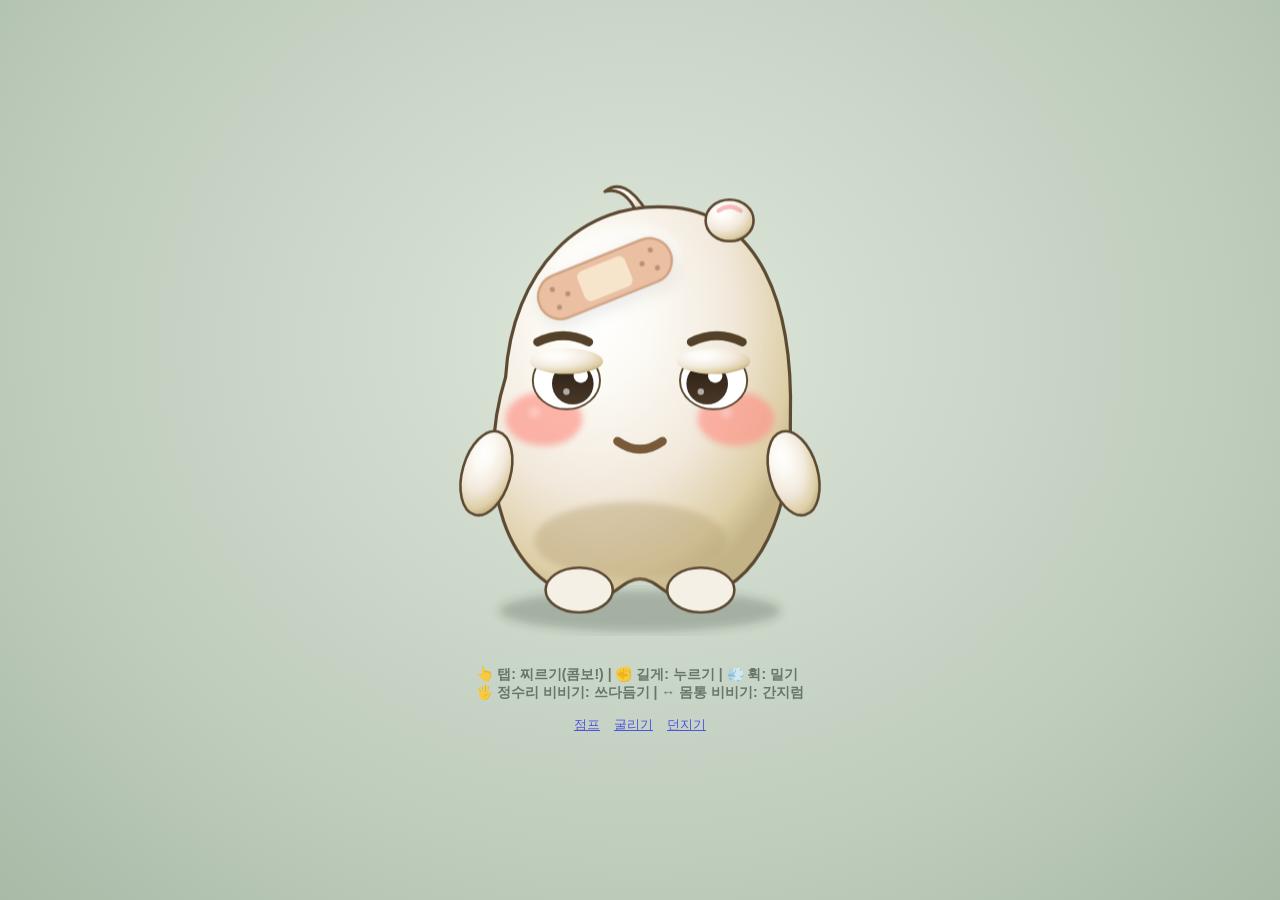
<file: index.html>
<!DOCTYPE html>
<html lang="ko">
<head>
<meta charset="UTF-8">
<meta name="viewport" content="width=device-width, initial-scale=1.0, user-scalable=no">
<title></title>
<link rel="manifest" href="manifest.json">
<link rel="stylesheet" href="css/main.css">
</head>
<body>
<div id="stage">
  <div id="speech"></div>
  <div id="meter" aria-label="빡침 게이지"><span id="meterFill"></span></div>
  <svg id="character" viewBox="0 0 300 300">
    <defs>
      <radialGradient id="fur" cx="35%" cy="28%" r="75%"><stop offset="0%" stop-color="#ffffff"/><stop offset="25%" stop-color="#fcfaf4"/><stop offset="60%" stop-color="#f2e9dc"/><stop offset="88%" stop-color="#decfa7"/><stop offset="100%" stop-color="#c4b387"/></radialGradient>
      <radialGradient id="furBack" cx="50%" cy="30%" r="75%"><stop offset="0%" stop-color="#faf6ee"/><stop offset="65%" stop-color="#e8dcbf"/><stop offset="100%" stop-color="#bead83"/></radialGradient>
      <linearGradient id="pupilGrad" x1="0" y1="0" x2="0" y2="1"><stop offset="0%" stop-color="#2b1f14"/><stop offset="100%" stop-color="#4a3928"/></linearGradient>
      <filter id="soft" x="-30%" y="-30%" width="160%" height="160%"><feGaussianBlur stdDeviation="2"/></filter>
      <filter id="shadowBlur"><feGaussianBlur stdDeviation="3"/></filter>
    </defs>
    <ellipse id="shadow" cx="150" cy="278" rx="88" ry="13" fill="rgba(43,59,47,.26)" filter="url(#shadowBlur)" style="transition: all 0.15s ease-out; transform-origin: 150px 278px;"/>
    <g id="rig"><g id="front">
      <path id="hair" d="M150 34 Q142 12 128 16 Q140 6 154 28" fill="url(#fur)" stroke="#5d4a33" stroke-width="1.8" stroke-linejoin="round" style="transform-origin: 150px 34px; transition: transform 0.1s;"/>
      <path id="body" d="M172 26 C 112 20, 70 66, 66 132 C 46 196, 66 262, 116 270 C 132 274, 138 258, 150 258 C 162 258, 168 274, 184 270 C 226 264, 245 214, 244 158 C 246 84, 224 32, 172 26 Z" fill="url(#fur)" stroke="#5d4a33" stroke-width="2" stroke-linejoin="round"/>
      <g id="bump"><ellipse cx="206" cy="34" rx="15" ry="13" fill="url(#fur)" stroke="#5d4a33" stroke-width="1.6"/><ellipse cx="202" cy="30" rx="5" ry="3.5" fill="#ffffff" opacity=".5" filter="url(#soft)"/><path d="M199 28 Q206 23 213 28" stroke="#e88" stroke-width="2.5" fill="none" stroke-linecap="round" opacity=".55"/></g>
      <ellipse cx="135" cy="62" rx="42" ry="24" fill="#ffffff" opacity=".45" filter="url(#soft)" transform="rotate(-14 135 62)"/>
      <ellipse id="belly" cx="144" cy="224" rx="62" ry="46" fill="transparent"/>
      <ellipse id="bellyShade" cx="144" cy="234" rx="60" ry="24" fill="#baa478" opacity=".45" filter="url(#soft)"/>
      <ellipse id="armL" cx="54" cy="192" rx="16" ry="28" fill="url(#fur)" stroke="#5d4a33" stroke-width="1.6" transform="rotate(18 54 192)"/><ellipse id="armR" cx="246" cy="192" rx="16" ry="28" fill="url(#fur)" stroke="#5d4a33" stroke-width="1.6" transform="rotate(-18 246 192)"/>
      <ellipse id="footL" cx="110" cy="265" rx="21" ry="14" fill="#f5f0e6" stroke="#5d4a33" stroke-width="1.6"/><ellipse id="footR" cx="190" cy="265" rx="21" ry="14" fill="#f5f0e6" stroke="#5d4a33" stroke-width="1.6"/>
      <g id="blush"><ellipse id="blushL" cx="90" cy="158" rx="24" ry="17" fill="#ff9285" opacity=".65" filter="url(#soft)"/><ellipse id="blushR" cx="210" cy="158" rx="24" ry="17" fill="#ff9285" opacity=".65" filter="url(#soft)"/><circle cx="84" cy="154" r="3" fill="#fff" opacity=".4" filter="url(#soft)"/><circle cx="204" cy="154" r="3" fill="#fff" opacity=".4" filter="url(#soft)"/></g>
      <g id="brow"><path id="browL" d="M84 108 Q102 98 120 108" stroke="#544129" stroke-width="5.5" stroke-linecap="round" fill="none"/><path id="browR" d="M180 108 Q198 98 216 108" stroke="#544129" stroke-width="5.5" stroke-linecap="round" fill="none"/></g>
      <g id="eyeLg"><ellipse id="eyeWL" cx="104" cy="134" rx="21" ry="18" fill="#fff" stroke="#5d4a33" stroke-width="1.2"/><g id="pupilLg"><circle id="eyeL" cx="108" cy="136" r="13" fill="url(#pupilGrad)"/><circle cx="113" cy="131" r="4.5" fill="#fff"/><circle cx="104" cy="141" r="2" fill="#fff" opacity=".6"/></g><ellipse id="lidL" cx="104" cy="122" rx="23" ry="9" fill="url(#fur)"/><ellipse id="tearL" cx="92" cy="148" rx="0" ry="0" fill="#a6e3ff" opacity=".95"/></g>
      <g id="eyeRg"><ellipse id="eyeWR" cx="196" cy="134" rx="21" ry="18" fill="#fff" stroke="#5d4a33" stroke-width="1.2"/><g id="pupilRg"><circle id="eyeR" cx="192" cy="136" r="13" fill="url(#pupilGrad)"/><circle cx="197" cy="131" r="4.5" fill="#fff"/><circle cx="188" cy="141" r="2" fill="#fff" opacity=".6"/></g><ellipse id="lidR" cx="196" cy="122" rx="23" ry="9" fill="url(#fur)"/><ellipse id="tearR" cx="208" cy="148" rx="0" ry="0" fill="#a6e3ff" opacity=".95"/></g>
      <g id="eyelid"></g><path id="mouth" d="M134 172 Q150 184 166 172" stroke="#78593a" stroke-width="5.5" stroke-linecap="round" fill="none"/>
      <g id="steam" opacity="0"><path d="M58 48 q-8 -12 0 -24 q8 -12 0 -20" stroke="#d5c0a3" stroke-width="5" fill="none" stroke-linecap="round"/><path d="M242 48 q8 -12 0 -24 q-8 -12 0 -20" stroke="#d5c0a3" stroke-width="5" fill="none" stroke-linecap="round"/></g>
    </g><g id="back" opacity="0">
      <path d="M172 26 C 112 20, 70 66, 66 132 C 46 196, 66 262, 116 270 C 132 274, 138 258, 150 258 C 162 258, 168 274, 184 270 C 226 264, 245 214, 244 158 C 246 84, 224 32, 172 26 Z" fill="url(#furBack)" stroke="#5d4a33" stroke-width="2" stroke-linejoin="round"/>
      <path d="M150 140 C 145 190, 145 224, 150 252" stroke="#ccbea6" stroke-width="4.5" fill="none" stroke-linecap="round" opacity=".8"/><ellipse cx="112" cy="224" rx="26" ry="18" fill="#ff9b94" opacity=".45" filter="url(#soft)" transform="rotate(14 112 224)"/><ellipse cx="188" cy="224" rx="26" ry="18" fill="#ff9b94" opacity=".45" filter="url(#soft)" transform="rotate(-14 188 224)"/><ellipse cx="110" cy="265" rx="21" ry="14" fill="#f5f0e6" stroke="#5d4a33" stroke-width="1.6"/><ellipse cx="190" cy="265" rx="21" ry="14" fill="#f5f0e6" stroke="#5d4a33" stroke-width="1.6"/>
    </g>
    <g id="bandaid" transform="translate(24,8) rotate(-22 105 62)" filter="drop-shadow(0 4px 5px rgba(0,0,0,0.08))"><rect x="60" y="48" width="88" height="28" rx="14" fill="#ebbfa2" stroke="#cfa282" stroke-width="1.5"/><rect x="88" y="52" width="32" height="20" rx="4" fill="#f7e5cb"/><g fill="#ba9272"><circle cx="71" cy="56" r="1.6"/><circle cx="79" cy="62" r="1.6"/><circle cx="71" cy="68" r="1.6"/><circle cx="137" cy="56" r="1.6"/><circle cx="129" cy="62" r="1.6"/><circle cx="137" cy="68" r="1.6"/></g></g>
    <g id="hearts" opacity="0" fill="#ff7373"><path d="M58 90 c-5-8-18-4-16 5 c1 6 10 11 16 15 c6-4 15-9 16-15 c2-9-11-13-16-5z"/><path d="M242 78 c-4-7-15-3-13 4 c1 5 8 9 13 12 c5-3 12-7 13-12 c2-7-9-11-13-4z"/></g></g>
  </svg>
</div>
<div id="hint">👆 탭: 찌르기(콤보!) | ✊ 길게: 누르기 | 💨 휙: 밀기<br>🖐️ 정수리 비비기: 쓰다듬기 | ↔️ 몸통 비비기: 간지럼</div>
<!-- [임시] 미니게임 프로토 프리뷰 — 정식 모드 마운트 전까지만. 마운트 시 제거. -->
<nav id="protoLinks" style="margin-top:14px;display:flex;gap:14px;justify-content:center;font-size:13px;opacity:.6;">
  <a href="docs/proto/ssomkim_jump.html">점프</a>
  <a href="docs/proto/ssomkim_roll.html">굴리기</a>
  <a href="docs/proto/ssomkim_throw.html">던지기</a>
</nav>
<script src="js/config.js"></script><script src="js/audio.js"></script><script src="js/character.js"></script><script src="js/statemachine.js"></script><script src="js/reactions.js"></script><script src="js/main.js"></script>
</body>
</html>
</file>
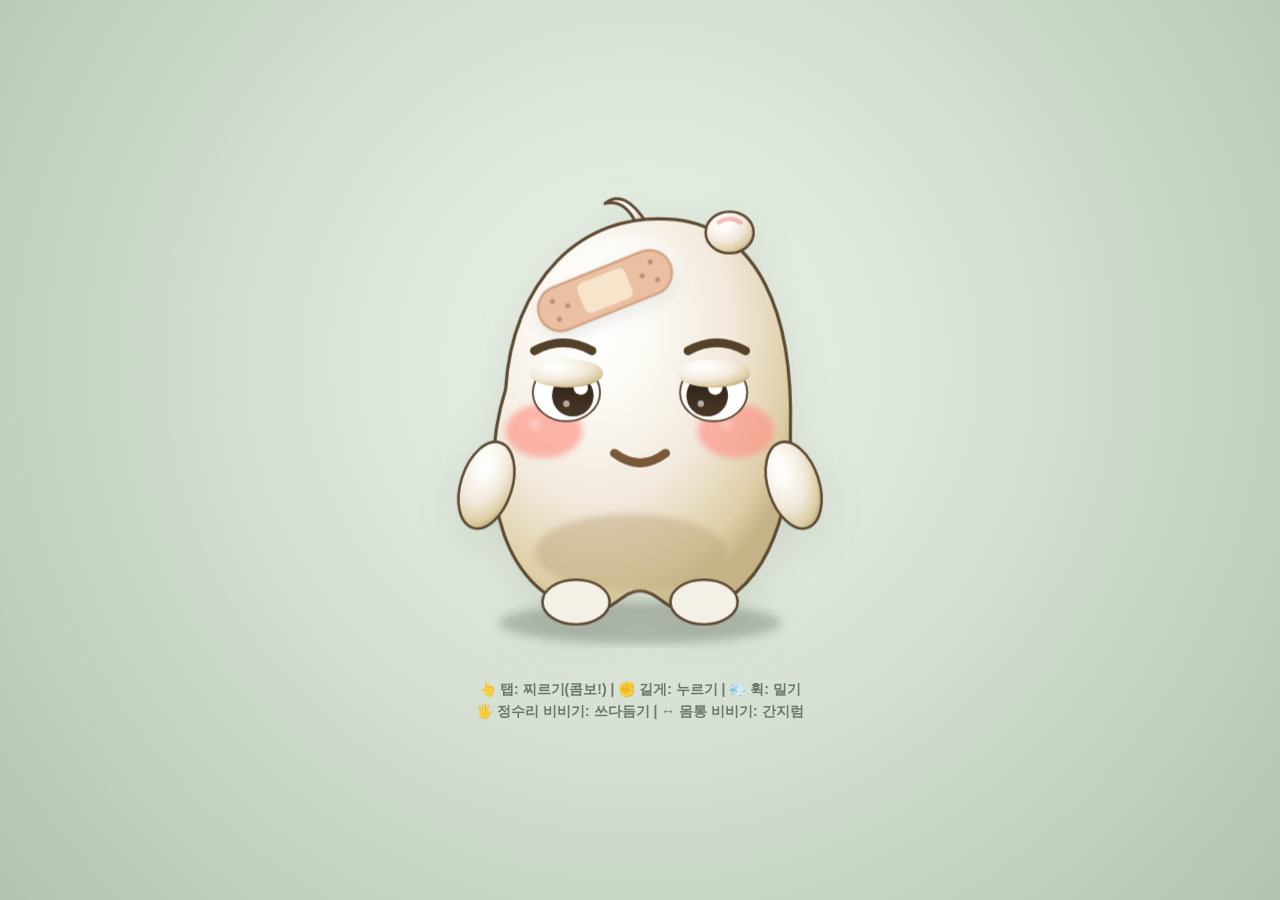
<file: docs/ssomkim.html>
<!DOCTYPE html>
<html lang="ko">
<head>
<meta charset="UTF-8">
<meta name="viewport" content="width=device-width, initial-scale=1.0, user-scalable=no">
<title>쏨킴 - 비주얼 리마스터 에디션</title>
<style>
  * { margin:0; padding:0; box-sizing:border-box; -webkit-tap-highlight-color:transparent; }
  html,body { height:100%; overflow:hidden; touch-action:manipulation; overscroll-behavior:none; }
  body {
    background: radial-gradient(circle at 50% 40%, #eef5ec 0%, #d2ded0 50%, #b2c4b0 100%);
    font-family: -apple-system, 'Apple SD Gothic Neo', sans-serif;
    display:flex; flex-direction:column; align-items:center; justify-content:center;
    user-select:none; -webkit-user-select:none;
  }
  #stage { position:relative; width:min(88vw, 480px); touch-action:none; }
  #ssomkim { width:100%; cursor:pointer; touch-action:none; filter: drop-shadow(0 10px 20px rgba(93,74,51,0.12)); }
  #rig { transform-box: view-box; transform-origin: 50% 90%; will-change: transform; transition: transform .1s ease-out; }
  #ssomkim.squash #rig { animation: squash .45s; }
  #ssomkim.shake  #rig { animation: shake .4s; }
  #ssomkim.jump   #rig { animation: jump .55s; }
  #ssomkim.wobble #rig { animation: wobble 1.5s; }
  #ssomkim.tremble #rig { animation: tremble .1s infinite; }
  @keyframes tremble { 0%,100%{transform:translateX(0) rotate(0)} 50%{transform:translateX(3px) rotate(.6deg)} }
  @keyframes squash { 0%{transform:scale(1,1)} 18%{transform:scale(1.26,.72)} 55%{transform:scale(.94,1.08)} 78%{transform:scale(1.03,.98)} 100%{transform:scale(1,1)} }
  @keyframes shake  { 0%,100%{transform:rotate(0)} 15%{transform:rotate(-4.5deg)} 55%{transform:rotate(3.5deg)} 80%{transform:rotate(-1.5deg)} }
  @keyframes jump   { 0%,100%{transform:translateY(0) scale(1,1)} 22%{transform:translateY(-42px) scale(.92,1.12)} 58%{transform:translateY(0) scale(1.16,.84)} 80%{transform:translateY(-6px) scale(.99,1.01)} }
  @keyframes wobble { 0%,100%{transform:rotate(0)} 20%{transform:rotate(-6deg)} 40%{transform:rotate(5deg)} 60%{transform:rotate(-3deg)} 80%{transform:rotate(2deg)} }
  #speech {
    position:absolute; top:-25px; left:50%; transform:translateX(-50%);
    background: linear-gradient(135deg, #ffffff 0%, #fffdf4 100%); border:3px solid #4a3a2a; border-radius:20px;
    padding:10px 20px; font-size:19px; font-weight:800; color:#4a3a2a;
    opacity:0; transition:opacity .15s, transform .15s; white-space:nowrap; pointer-events:none; z-index:5;
    box-shadow: 0 8px 0 rgba(74,58,42,0.12), 0 15px 20px rgba(0,0,0,0.05);
  }
  #speech::after {
    content:''; position:absolute; bottom:-12px; left:50%; transform:translateX(-50%);
    border:8px solid transparent; border-top:10px solid #4a3a2a;
  }
  #hint { margin-top:16px; color:#55675a; font-size:14px; font-weight:600; opacity:.85; text-align:center; line-height:1.6; }
  .fluff { position:absolute; pointer-events:none; font-size:22px; will-change:transform,opacity; z-index:4; }
</style>
</head>
<body>
<div id="stage">
  <div id="speech"></div>
  <svg id="ssomkim" viewBox="0 0 300 300">
    <defs>
      <!-- 극강의 말랑 3D 질감을 위한 멀티 하이라이팅 그라데이션 -->
      <radialGradient id="fur" cx="35%" cy="28%" r="75%">
        <stop offset="0%" stop-color="#ffffff"/>
        <stop offset="25%" stop-color="#fcfaf4"/>
        <stop offset="60%" stop-color="#f2e9dc"/>
        <stop offset="88%" stop-color="#decfa7"/>
        <stop offset="100%" stop-color="#c4b387"/>
      </radialGradient>
      <radialGradient id="furBack" cx="50%" cy="30%" r="75%">
        <stop offset="0%" stop-color="#faf6ee"/>
        <stop offset="65%" stop-color="#e8dcbf"/>
        <stop offset="100%" stop-color="#bead83"/>
      </radialGradient>
      <!-- 눈동자 스펙트럼 입체 그라데이션 -->
      <linearGradient id="pupilGrad" x1="0" y1="0" x2="0" y2="1">
        <stop offset="0%" stop-color="#2b1f14"/>
        <stop offset="100%" stop-color="#4a3928"/>
      </linearGradient>
      <filter id="soft" x="-30%" y="-30%" width="160%" height="160%">
        <feGaussianBlur stdDeviation="2"/>
      </filter>
      <filter id="shadowBlur">
        <feGaussianBlur stdDeviation="3"/>
      </filter>
    </defs>

    <!-- 바닥 고정 가변 그림자 -->
    <ellipse id="shadow" cx="150" cy="278" rx="88" ry="13" fill="rgba(43,59,47,.26)" filter="url(#shadowBlur)" style="transition: all 0.15s ease-out; transform-origin: 150px 278px;"/>

    <!-- 몸 리그 -->
    <g id="rig">
    <!-- ===== 정면 ===== -->
    <g id="front">
      <!-- 정수리 바보털 (Ahoge) - 디테일 업 -->
      <path id="hair" d="M150 34 Q142 12 128 16 Q140 6 154 28" fill="url(#fur)" stroke="#5d4a33" stroke-width="1.8" stroke-linejoin="round" style="transform-origin: 150px 34px; transition: transform 0.1s;"/>
      
      <!-- 몸통 (메인 볼륨) -->
      <path id="body" d="M172 26 C 112 20, 70 66, 66 132 C 46 196, 66 262, 116 270 C 132 274, 138 258, 150 258 C 162 258, 168 274, 184 270 C 226 264, 245 214, 244 158 C 246 84, 224 32, 172 26 Z" fill="url(#fur)" stroke="#5d4a33" stroke-width="2" stroke-linejoin="round"/>
      
      <!-- 혹 (괴롭힘의 역사) — 정수리 우측 윤곽 위로 솟음 -->
      <g id="bump">
        <ellipse cx="206" cy="34" rx="15" ry="13" fill="url(#fur)" stroke="#5d4a33" stroke-width="1.6"/>
        <ellipse cx="202" cy="30" rx="5" ry="3.5" fill="#ffffff" opacity=".5" filter="url(#soft)"/>
        <path d="M199 28 Q206 23 213 28" stroke="#e88" stroke-width="2.5" fill="none" stroke-linecap="round" opacity=".55"/>
      </g>
      <!-- 입체 광택 레이어 (엔젤링) -->
      <ellipse cx="135" cy="62" rx="42" ry="24" fill="#ffffff" opacity=".45" filter="url(#soft)" transform="rotate(-14 135 62)"/>
      <ellipse id="bellyShade" cx="144" cy="234" rx="60" ry="24" fill="#baa478" opacity=".45" filter="url(#soft)"/>

      <!-- 말랑한 팔 (명암 추가) -->
      <ellipse id="armL" cx="54"  cy="192" rx="16" ry="28" fill="url(#fur)" stroke="#5d4a33" stroke-width="1.6" transform="rotate(18 54 192)"/>
      <ellipse id="armR" cx="246" cy="192" rx="16" ry="28" fill="url(#fur)" stroke="#5d4a33" stroke-width="1.6" transform="rotate(-18 246 192)"/>
      
      <!-- 오동통한 발 -->
      <ellipse id="footL" cx="110" cy="265" rx="21" ry="14" fill="#f5f0e6" stroke="#5d4a33" stroke-width="1.6"/>
      <ellipse id="footR" cx="190" cy="265" rx="21" ry="14" fill="#f5f0e6" stroke="#5d4a33" stroke-width="1.6"/>

      <!-- 부드러운 과즙 볼터치 -->
      <ellipse id="blushL" cx="90"  cy="158" rx="24" ry="17" fill="#ff9285" opacity=".65" filter="url(#soft)"/>
      <ellipse id="blushR" cx="210" cy="158" rx="24" ry="17" fill="#ff9285" opacity=".65" filter="url(#soft)"/>
      <circle cx="84" cy="154" r="3" fill="#fff" opacity=".4" filter="url(#soft)"/>
      <circle cx="204" cy="154" r="3" fill="#fff" opacity=".4" filter="url(#soft)"/>

      <!-- 입체적 감정 눈썹 -->
      <path id="browL" d="M84 108 Q102 98 120 108" stroke="#544129" stroke-width="5.5" stroke-linecap="round" fill="none"/>
      <path id="browR" d="M180 108 Q198 98 216 108" stroke="#544129" stroke-width="5.5" stroke-linecap="round" fill="none"/>

      <!-- 깊이감 넘치는 눈 (초롱초롱 멀티 하이라이트) -->
      <g id="eyeLg">
        <ellipse id="eyeWL" cx="104" cy="134" rx="21" ry="18" fill="#fff" stroke="#5d4a33" stroke-width="1.2"/>
        <g id="pupilLg">
          <circle id="eyeL"  cx="108" cy="136" r="13" fill="url(#pupilGrad)"/>
          <circle cx="113" cy="131" r="4.5" fill="#fff"/>
          <circle cx="104" cy="141" r="2" fill="#fff" opacity=".6"/>
        </g>
        <ellipse id="lidL" cx="104" cy="122" rx="23" ry="9" fill="url(#fur)"/>
        <ellipse id="tearL" cx="92" cy="148" rx="0" ry="0" fill="#a6e3ff" opacity=".95"/>
      </g>
      <g id="eyeRg">
        <ellipse id="eyeWR" cx="196" cy="134" rx="21" ry="18" fill="#fff" stroke="#5d4a33" stroke-width="1.2"/>
        <g id="pupilRg">
          <circle id="eyeR"  cx="192" cy="136" r="13" fill="url(#pupilGrad)"/>
          <circle cx="197" cy="131" r="4.5" fill="#fff"/>
          <circle cx="188" cy="141" r="2" fill="#fff" opacity=".6"/>
        </g>
        <ellipse id="lidR" cx="196" cy="122" rx="23" ry="9" fill="url(#fur)"/>
        <ellipse id="tearR" cx="208" cy="148" rx="0" ry="0" fill="#a6e3ff" opacity=".95"/>
      </g>

      <!-- 입 (경계선 디테일화) -->
      <path id="mouth" d="M134 172 Q150 184 166 172" stroke="#78593a" stroke-width="5.5" stroke-linecap="round" fill="none"/>

      <!-- 리얼 분노 스팀 효과 -->
      <g id="steam" opacity="0">
        <path d="M58 48 q-8 -12 0 -24 q8 -12 0 -20" stroke="#d5c0a3" stroke-width="5" fill="none" stroke-linecap="round"/>
        <path d="M242 48 q8 -12 0 -24 q-8 -12 0 -20" stroke="#d5c0a3" stroke-width="5" fill="none" stroke-linecap="round"/>
      </g>
    </g>

    <!-- ===== 등 (삐짐 레이어 명암 강화) ===== -->
    <g id="back" opacity="0">
      <path d="M172 26 C 112 20, 70 66, 66 132 C 46 196, 66 262, 116 270 C 132 274, 138 258, 150 258 C 162 258, 168 274, 184 270 C 226 264, 245 214, 244 158 C 246 84, 224 32, 172 26 Z" fill="url(#furBack)" stroke="#5d4a33" stroke-width="2" stroke-linejoin="round"/>
      <path d="M150 140 C 145 190, 145 224, 150 252" stroke="#ccbea6" stroke-width="4.5" fill="none" stroke-linecap="round" opacity=".8"/>
      <!-- 오동통 엉덩이 볼터치 빔 -->
      <ellipse cx="112" cy="224" rx="26" ry="18" fill="#ff9b94" opacity=".45" filter="url(#soft)" transform="rotate(14 112 224)"/>
      <ellipse cx="188" cy="224" rx="26" ry="18" fill="#ff9b94" opacity=".45" filter="url(#soft)" transform="rotate(-14 188 224)"/>
      <ellipse cx="110" cy="265" rx="21" ry="14" fill="#f5f0e6" stroke="#5d4a33" stroke-width="1.6"/>
      <ellipse cx="190" cy="265" rx="21" ry="14" fill="#f5f0e6" stroke="#5d4a33" stroke-width="1.6"/>
    </g>

    <!-- 시그니처 입체 반창고 (그림자 이펙트 추가) -->
    <g id="bandaid" transform="translate(24,8) rotate(-22 105 62)" filter="drop-shadow(0 4px 5px rgba(0,0,0,0.08))">
      <rect x="60" y="48" width="88" height="28" rx="14" fill="#ebbfa2" stroke="#cfa282" stroke-width="1.5"/>
      <rect x="88" y="52" width="32" height="20" rx="4" fill="#f7e5cb"/>
      <g fill="#ba9272">
        <circle cx="71" cy="56" r="1.6"/><circle cx="79" cy="62" r="1.6"/><circle cx="71" cy="68" r="1.6"/>
        <circle cx="137" cy="56" r="1.6"/><circle cx="129" cy="62" r="1.6"/><circle cx="137" cy="68" r="1.6"/>
      </g>
    </g>

    <!-- 하트 이펙트 -->
    <g id="hearts" opacity="0" fill="#ff7373">
      <path d="M58 90 c-5-8-18-4-16 5 c1 6 10 11 16 15 c6-4 15-9 16-15 c2-9-11-13-16-5z"/>
      <path d="M242 78 c-4-7-15-3-13 4 c1 5 8 9 13 12 c5-3 12-7 13-12 c2-7-9-11-13-4z"/>
    </g>
    </g><!-- /rig -->
  </svg>
</div>
<div id="hint">👆 탭: 찌르기(콤보!) | ✊ 길게: 누르기 | 💨 휙: 밀기<br>🖐️ 정수리 비비기: 쓰다듬기 | ↔️ 몸통 비비기: 간지럼</div>

<script>
const ssomkim = document.getElementById('ssomkim');
const rig = document.getElementById('rig');
const speech = document.getElementById('speech');
const stage = document.getElementById('stage');
const hint = document.getElementById('hint');
const shadow = document.getElementById('shadow');
const hair = document.getElementById('hair');
const $ = id => document.getElementById(id);

let gauge = 0, state = 'calm', combo = 0;
let pressTimer = null, pressed = false, sulkTimer = null, comboTimer = null;
let actx = null;

function snd(freq, dur, type='sine', vol=.22, slideTo=null) {
  try {
    if (!actx) actx = new (window.AudioContext||window.webkitAudioContext)();
    if (actx.state === 'suspended') actx.resume();
    const o = actx.createOscillator(), g = actx.createGain();
    o.type = type; o.frequency.setValueAtTime(freq, actx.currentTime);
    if(slideTo) o.frequency.exponentialRampToValueAtTime(slideTo, actx.currentTime+dur);
    g.gain.setValueAtTime(vol, actx.currentTime);
    g.gain.exponentialRampToValueAtTime(.001, actx.currentTime+dur);
    o.connect(g); g.connect(actx.destination);
    o.start(); o.stop(actx.currentTime+dur);
  } catch(e){}
}

const kyu = (pitchShift=0)=>{ snd(560+pitchShift,.16,'sine',.22,880+pitchShift); };
const boing = ()=>{ snd(220,.18,'sine',.25,160); };
const grr = ()=>{ snd(160,.22,'sawtooth',.12,120); };
const sparkle = ()=>{ snd(900,.1); setTimeout(()=>snd(1200,.12),90); setTimeout(()=>snd(1500,.18),190); };
const giggle = ()=>{ [0,90,180,280,380].forEach((t,i)=>setTimeout(()=>snd(520+i*110,.09,'sine',.2,640+i*110),t)); };
const purr = ()=>{ snd(280,.12,'triangle',.15,240); setTimeout(()=>snd(300,.12,'triangle',.15,260),80); };

function say(t, ms=750){ 
  speech.textContent=t; speech.style.opacity=1;
  speech.style.transform = `translateX(-50%) scale(${1 + Math.min(combo*0.06, 0.28)})`;
  clearTimeout(say._t); say._t=setTimeout(()=>{ speech.style.opacity=0; speech.style.transform='translateX(-50%) scale(1)'; },ms); 
}

function fluffs(n,x,y,types=['☁️']){
  for(let i=0;i<n;i++){
    const f=document.createElement('div'); f.className='fluff'; 
    f.textContent=types[Math.floor(Math.random()*types.length)]; 
    f.style.left=x+'px'; f.style.top=y+'px'; stage.appendChild(f);
    const a=Math.random()*Math.PI*2,d=40+Math.random()*80;
    f.animate([{transform:'translate(0,0) scale(.5)',opacity:1},
      {transform:`translate(${Math.cos(a)*d}px,${Math.sin(a)*d-50}px) scale(1.4)`,opacity:0}],
      {duration:600+Math.random()*400,easing:'ease-out'}).onfinish=()=>f.remove();
  }
}

// ── 아이 트래킹 및 바보털 실시간 물리 연동 ──
window.addEventListener('pointermove', e => {
  if (state === 'sulking' || fallen) return; 
  const rect = ssomkim.getBoundingClientRect();
  const cx = rect.left + rect.width / 2;
  const cy = rect.top + rect.height / 2;
  const dx = e.clientX - cx, dy = e.clientY - cy;
  const dist = Math.sqrt(dx*dx + dy*dy) || 1;
  
  const maxMove = state === 'angry' ? 1.5 : 5;
  const mx = (dx / dist) * maxMove;
  const my = (dy / dist) * maxMove;

  const f = state === 'angry' ? -1 : 1;
  $('pupilLg').style.transform = `translate(${mx*f}px, ${my*f}px)`;
  $('pupilRg').style.transform = `translate(${mx*f}px, ${my*f}px)`;

  // 바보털 각도 반응 (뽑힌 동안은 제외)
  if(!hairDetached){
    const hairAngle = Math.max(-25, Math.min(25, (dx / rect.width) * 35));
    hair.style.transform = `rotate(${hairAngle}deg)`;
  }
});

function updateShadow(scale, opacity, rotate=0) {
  shadow.style.transform = `scale(${scale}) rotate(${rotate}deg)`;
  shadow.style.opacity = opacity;
}

// ── 표정 설계 마스터 ──
const BODY_SOFT = "M172 26 C 112 20, 70 66, 66 132 C 46 196, 66 262, 116 270 C 132 274, 138 258, 150 258 C 162 258, 168 274, 184 270 C 226 264, 245 214, 244 158 C 246 84, 224 32, 172 26 Z";
const BODY_BUFF = "M150 30 C 96 30, 56 50, 50 92 C 46 128, 88 198, 114 260 C 122 274, 134 268, 150 268 C 166 268, 178 274, 186 260 C 212 198, 254 128, 250 92 C 244 50, 204 30, 150 30 Z";
function setBuff(on){
  $('body').setAttribute('d', on? BODY_BUFF : BODY_SOFT);
  $('bellyShade').setAttribute('opacity', on? 0 : .45);
  $('armL').setAttribute('cx', on?60:54);  $('armL').setAttribute('cy', on?110:192);
  $('armL').setAttribute('rx', on?25:16);  $('armL').setAttribute('ry', on?34:28);
  $('armL').setAttribute('transform', on?'rotate(-24 60 110)':'rotate(18 54 192)');
  $('armR').setAttribute('cx', on?240:246); $('armR').setAttribute('cy', on?110:192);
  $('armR').setAttribute('rx', on?24:16);  $('armR').setAttribute('ry', on?34:28);
  $('armR').setAttribute('transform', on?'rotate(24 240 110)':'rotate(-18 246 192)');
  $('footL').setAttribute('cx', on?126:110); $('footR').setAttribute('cx', on?174:190);
}
function faceSmug(){
  $('lidL').setAttribute('ry',9); $('lidR').setAttribute('ry',9);
  $('browL').setAttribute('d','M84 108 Q102 98 120 108'); $('browR').setAttribute('d','M180 108 Q198 98 216 108');
  $('mouth').setAttribute('d','M134 172 Q150 184 166 172');
  $('steam').setAttribute('opacity',0); $('hearts').setAttribute('opacity',0);
  setTears(0); setBodyColor(false); setBuff(false);
}
function faceAnnoyed(){
  setBuff(false);
  $('lidL').setAttribute('ry',12); $('lidR').setAttribute('ry',12);
  $('browL').setAttribute('d','M84 102 Q102 110 120 114'); $('browR').setAttribute('d','M180 114 Q198 110 216 102');
  $('mouth').setAttribute('d','M138 178 Q150 172 162 178');
}
function faceAngry(){
  $('lidL').setAttribute('ry',2); $('lidR').setAttribute('ry',2);
  $('browL').setAttribute('d','M84 98 Q104 112 122 118'); $('browR').setAttribute('d','M178 118 Q196 112 216 98');
  $('mouth').setAttribute('d','M132 182 Q150 170 168 182');
  $('steam').setAttribute('opacity',1); setBodyColor(true); setBuff(true);
  ssomkim.classList.remove('jump'); void ssomkim.offsetWidth; ssomkim.classList.add('jump');
  updateShadow(0.6, 0.1); setTimeout(()=>updateShadow(1, 0.26), 550);
  snd(120,.3,'sawtooth',.18,90);
}
function faceTeary(){
  $('lidL').setAttribute('ry',2); $('lidR').setAttribute('ry',2);
  $('browL').setAttribute('d','M86 104 Q102 96 118 102'); $('browR').setAttribute('d','M182 102 Q198 96 214 104');
  $('mouth').setAttribute('d','M140 180 Q150 174 160 180'); setTears(1);
}
function faceHappy(){
  setBuff(false);
  $('lidL').setAttribute('ry',2); $('lidR').setAttribute('ry',2);
  $('browL').setAttribute('d','M84 106 Q102 98 120 104'); $('browR').setAttribute('d','M180 104 Q198 98 216 106');
  $('mouth').setAttribute('d','M132 170 Q150 188 168 170');
  $('hearts').setAttribute('opacity',1); setTears(0); setBodyColor(false);
}
function faceHoldLaugh(){ 
  $('lidL').setAttribute('ry',13); $('lidR').setAttribute('ry',13);
  $('mouth').setAttribute('d','M140 176 Q150 170 160 176');
  $('blushL').setAttribute('opacity',1); $('blushR').setAttribute('opacity',1);
}
function faceLaugh(){ 
  $('lidL').setAttribute('ry',22); $('lidR').setAttribute('ry',22);
  $('browL').setAttribute('d','M86 130 Q104 118 122 130'); $('browR').setAttribute('d','M178 130 Q196 118 214 130');
  $('mouth').setAttribute('d','M128 166 Q150 198 172 166');
}
function setTears(on){ ['tearL','tearR'].forEach(id=>{ $(id).setAttribute('rx',on?5.5:0); $(id).setAttribute('ry',on?7.5:0); }); }
function setBodyColor(red){
  $('body').setAttribute('fill', red? '#eea58a' : 'url(#fur)');
  $('blushL').setAttribute('opacity', red? .95 : .65); $('blushR').setAttribute('opacity', red? .95 : .65);
}
function showBack(on){
  $('front').setAttribute('opacity', on?0:1); $('back').setAttribute('opacity', on?1:0);
  $('bandaid').setAttribute('transform', on ? 'translate(300,0) scale(-1,1) translate(24,8) rotate(-22 105 62)' : 'translate(24,8) rotate(-22 105 62)');
  if(on) { $('pupilLg').style.transform=''; $('pupilRg').style.transform=''; hair.style.transform=''; }
}

// ── 핵심 로직 및 인터랙션 제어 ──
function setState(s){
  if(state===s) return; state=s;
  if(s==='calm'){ showBack(false); faceSmug(); combo=0; }
  if(s==='annoyed'){ faceAnnoyed(); }
  if(s==='angry'){ faceAngry(); say('작작 찔러라 즌짜..💢',1000); }
  if(s==='sulking'){ if(hairDetached) reattachHair(); showBack(true); say('흥! 절교다 절교.',1000); grr(); sulkTimer = setTimeout(reconcile, 10000); }
  if(s==='reconcile'){ showBack(false); faceTeary();
    setTimeout(()=>{ faceHappy(); sparkle(); say('..흥! 딱히 용서해주는 건 아님💢',1600);
      ssomkim.classList.add('wobble'); setTimeout(()=>{ gauge=0; setState('calm'); },2200);
    },1400);
  }
}
function reconcile(){ setState('reconcile'); }

function addGauge(n){
  gauge=Math.min(100,gauge+n);
  if(state==='sulking'||state==='reconcile') return;
  if(gauge>=100) setState('sulking');
  else if(gauge>=70) setState('angry');
  else if(gauge>=30) setState('annoyed');
}
setInterval(()=>{ if(gauge>0&&state!=='sulking'&&state!=='reconcile'){ gauge=Math.max(0,gauge-1.5);
  if(gauge<30&&state!=='calm') setState('calm');
  else if(gauge<70&&state==='angry') setState('annoyed'); } },1000);

let fallen=false, fallDir=1, fallRock=null, fallTO=null, struggleInt=null;
let hairDetached=false, hairTO=null;
function detachHair(dir){
  if(hairDetached||fallen) return; hairDetached=true;
  // 포물선으로 뽑혀 날아가 바닥에 떨어짐
  hair.style.transform='';
  hair.animate([
    {transform:'translate(0,0) rotate(0deg)'},
    {transform:`translate(${dir*70}px,-70px) rotate(${dir*200}deg)`, offset:.45},
    {transform:`translate(${dir*115}px,225px) rotate(${dir*380}deg)`}
  ],{duration:750,easing:'cubic-bezier(.3,.7,.5,1)',fill:'forwards'});
  faceTeary(); ssomkim.classList.remove('shake'); void ssomkim.offsetWidth; ssomkim.classList.add('shake');
  snd(700,.25,'sine',.2,1100); say('앗!!! 내 털!!!',1100);
  setTimeout(()=>{ if(hairDetached) say('주워줘!! 빨리!!',900); },1400);
  hairTO=setTimeout(reattachHair, 5000);
}
function reattachHair(){
  if(!hairDetached) return; clearTimeout(hairTO);
  hair.getAnimations().forEach(a=>a.cancel());
  hair.animate([
    {transform:'translate(0,150px) rotate(180deg)'},
    {transform:'translate(0,-14px) rotate(0deg)', offset:.75},
    {transform:'translate(0,0) rotate(0deg)'}
  ],{duration:480,easing:'ease-out'}).onfinish=()=>{ hairDetached=false; };
  sparkle(); say('휴.. 다신 안 뽑히나 봐라.',1200);
  setTimeout(()=>{ if(state==='calm')faceSmug(); else if(state==='annoyed')faceAnnoyed(); else if(state==='angry')faceAngry(); },300);
}
function pushOver(dir){
  if(state==='sulking'||state==='reconcile'||fallen) return;
  if(hairDetached) reattachHair();
  fallen=true; fallDir=dir; tickleE=0; tickling=null;
  ssomkim.classList.remove('tremble','squash','jump','wobble','shake');
  snd(480,.5,'sine',.2,100); say('으와아아아앙?!',900); faceTeary();
  rig.style.transformOrigin='150px 160px';
  rig.animate([{transform:'translateY(0) rotate(0deg)'}, {transform:`translateY(26px) rotate(${dir*96}deg)`}], {duration:600,easing:'cubic-bezier(.3,1.3,.6,1)',fill:'forwards'});
  updateShadow(1.3, 0.32, 0);
  
  setTimeout(()=> { if(!fallen) return;
    fallRock=rig.animate([{transform:`translateY(26px) rotate(${dir*96}deg)`}, {transform:`translateY(26px) rotate(${dir*82}deg)`}, {transform:`translateY(26px) rotate(${dir*100}deg)`}], {duration:1200,iterations:Infinity,easing:'ease-in-out'});
    struggleInt=setInterval(()=>{
      say(['일으켜 줘어..잉','나 안 일어난다?!','손가락 빨리 대라..','흥 일부러 누운 거임'][Math.floor(Math.random()*4)],800);
      snd(340,.1,'sine',.12,420);
    },1600);
  },600);
  fallTO=setTimeout(()=>getUp(false),9000);
}
function getUp(helped){
  if(!fallen) return; fallen=false;
  clearTimeout(fallTO); clearInterval(struggleInt);
  rig.getAnimations().forEach(a=>a.cancel());
  rig.animate([{transform:`translateY(26px) rotate(${fallDir*96}deg)`}, {transform:`translateY(0) rotate(${-fallDir*15}deg)`}, {transform:`rotate(${fallDir*5}deg)`},{transform:'rotate(0deg)'}], {duration:850,easing:'ease-out'}).onfinish=()=>{ rig.style.transformOrigin=''; };
  updateShadow(1, 0.26, 0); boing(); setTears(0);
  if(helped){ sparkle(); say('..감동한 거 아님. 다음부턴 밀지 마라!',1500); gauge=Math.max(0,gauge-15); } 
  else { say('칫.. 땅 바닥이 시원해서 자다 깸.',1400); addGauge(20); }
  setTimeout(()=>{ if(state=='calm')faceSmug(); else if(state=='annoyed')faceAnnoyed(); else if(state=='angry')faceAngry(); },900);
}

const pokes={ calm:['뭐요.','왜.','손가락 치워라?'], annoyed:['아 좀!','적당히 찔러라','마! 고마해라!'], angry:['터진다니까!!💥','주먹 나간다?💢','작작 해라!!😡'] };
function poke(x,y){
  if(state==='sulking'){ ssomkim.classList.remove('shake'); void ssomkim.offsetWidth; ssomkim.classList.add('shake'); say('...',500); snd(200,.1,'sine',.08); return; }
  if(state==='reconcile') return;
  
  combo++;
  clearTimeout(comboTimer);
  comboTimer = setTimeout(()=>{ combo = 0; ssomkim.classList.remove('tremble'); }, 1200);

  ssomkim.classList.remove('squash','jump'); void ssomkim.offsetWidth;
  if(state==='angry' || combo > 4){ 
    ssomkim.classList.add('jump'); 
    if(combo>4) ssomkim.classList.add('tremble');
    grr(); 
  } else { 
    ssomkim.classList.add('squash'); boing(); 
  }
  
  fluffs(3+Math.min(combo, 5), x, y, combo > 4 ? ['💥','⭐','✨'] : ['☁️','✨']);
  kyu(Math.min(combo * 45, 300));

  if(combo === 8 && !hairDetached) {
    detachHair(Math.random()<.5?-1:1);
    addGauge(14);
  } else if(combo > 6) {
    say(`연타 ${combo}콤보 작렬!! 아파!!`, 700);
    addGauge(14);
  } else {
    say(pokes[state][Math.floor(Math.random()*3)],600);
    addGauge(6);
  }
}

function pinchStart(){
  if(state==='sulking'||state==='reconcile'||fallen) return;
  pressed=true; rig.style.transition='transform .15s cubic-bezier(.2,.9,.4,1.2)'; rig.style.transform='scale(1.5, .4)';
  snd(260,.45,'sine',.22,95); faceTeary(); say('으아악!! 찌그러진다고!!',900);
}
function pinchEnd(){
  if(!pressed) return; pressed=false; rig.style.transform='';
  setTimeout(()=>{ rig.style.transition=''; },400);
  ssomkim.classList.remove('wobble'); void ssomkim.offsetWidth; ssomkim.classList.add('wobble'); boing();
  if(navigator.vibrate) navigator.vibrate(40);
  addGauge(16);
  if(state!=='sulking'&&state!=='reconcile'){
    setTimeout(()=>{ if(state==='calm')faceSmug(); if(state==='annoyed')faceAnnoyed(); if(state==='angry')faceAngry(); },500);
  }
}

let sx=0, sy=0, st=0, lx=0, ly=0, isDown=false;
let strokeDist=0, petDist=0, tickleE=0, tickling=null;

ssomkim.addEventListener('pointerdown', e=>{
  e.preventDefault(); hint.style.opacity=0; isDown=true;
  try{ ssomkim.setPointerCapture(e.pointerId); }catch(_){}
  const r=stage.getBoundingClientRect();
  const x=e.clientX-r.left, y=e.clientY-r.top;
  sx=lx=e.clientX; sy=ly=e.clientY; st=Date.now(); petDist=0; strokeDist=0;
  if(!fallen) pressTimer=setTimeout(()=>{ pressTimer=null; pinchStart(); },380);
  ssomkim._xy=[x,y];
});

window.addEventListener('pointerup', ()=>{
  isDown=false;
  const dx=lx-sx, dy=ly-sy, dt=Date.now()-st;
  if(fallen){ if(Math.abs(dx)+Math.abs(dy)<30){ if(pressTimer){clearTimeout(pressTimer);pressTimer=null;} getUp(true); } return; }
  if(!pressed && dt<450 && Math.abs(dx)>90 && Math.abs(dx)>Math.abs(dy)*1.3){
    if(pressTimer){ clearTimeout(pressTimer); pressTimer=null; }
    pushOver(dx>0?1:-1); return;
  }
  if(pressTimer){ clearTimeout(pressTimer); pressTimer=null; if(!tickling) poke(...ssomkim._xy||[150,150]); }
  else pinchEnd();
});

ssomkim.addEventListener('pointermove', e=>{
  if(!isDown) return;
  lx=e.clientX; ly=e.clientY;
  const r=stage.getBoundingClientRect();
  const yRelative=e.clientY-r.top;

  if(fallen) return;

  if(state==='sulking'){
    strokeDist+=Math.abs(e.movementX)+Math.abs(e.movementY);
    if(strokeDist>600){ strokeDist=0; clearTimeout(sulkTimer); reconcile(); }
    return;
  }
  if(pressed || state==='reconcile') return;

  const movement = Math.abs(e.movementX)+Math.abs(e.movementY);
  if(movement > 4){
    if(pressTimer){ clearTimeout(pressTimer); pressTimer=null; }
    
    // 정수리/바보털 쓰다듬기 상단 판정 범위 개선
    if(yRelative < 115 && state==='calm') {
      petDist += movement;
      if(petDist > 180) {
        petDist = 0; purr(); 
        fluffs(1, e.clientX-r.left, e.clientY-r.top, ['❤️','✨']);
        say('흐으응.. 기분 조타.. 손 떼지 마라..', 900);
        gauge = Math.max(0, gauge - 9);
      }
      return;
    }
    tickleE+=movement;
  }

  if(tickleE>140 && !tickling){
    tickling='hold'; faceHoldLaugh(); ssomkim.classList.add('tremble');
    say('..풉! 하나두 안 간지러운데?!',900); snd(420,.15,'sine',.12,500);
  }
  if(tickleE>460 && tickling=='hold'){
    tickling='burst'; ssomkim.classList.remove('tremble'); faceLaugh(); giggle();
    ssomkim.classList.remove('wobble'); void ssomkim.offsetWidth; ssomkim.classList.add('wobble');
    fluffs(6,150,150,['😂','✨','☁️']); say('꺄하하핳!! 아 그만!! 배 찢어짐!!🤣',1400);
    if(navigator.vibrate) navigator.vibrate([20,40,20,40,20]);
    addGauge(4);
    setTimeout(()=>{ tickling=null; tickleE=0;
      if(state==='calm')faceSmug(); else if(state==='annoyed')faceAnnoyed(); else if(state==='angry')faceAngry();
    },1500);
  }
});

setInterval(()=>{ 
  if(tickling!=='burst') tickleE=Math.max(0,tickleE*0.8-2);
  if(tickleE<60 && tickling==='hold'){ tickling=null; ssomkim.classList.remove('tremble');
    if(state==='calm')faceSmug(); else if(state==='annoyed')faceAnnoyed(); else if(state==='angry')faceAngry(); }
},200);

faceSmug();
// 극대화된 볼륨 호흡 애니메이션
$('body').animate([{transform:'scale(1,1)'},{transform:'scale(1.025,1.05)'},{transform:'scale(1,1)'}], {duration:2500,iterations:Infinity,easing:'ease-in-out'});

setInterval(()=>{ if(state==='calm'&&!pressed&&!isDown){
  $('browR').setAttribute('d','M180 100 Q198 92 216 100');
  setTimeout(()=>{ if(state==='calm') $('browR').setAttribute('d','M180 108 Q198 98 216 108'); },400);
}},4200);
</script>
</body>
</html>
</file>
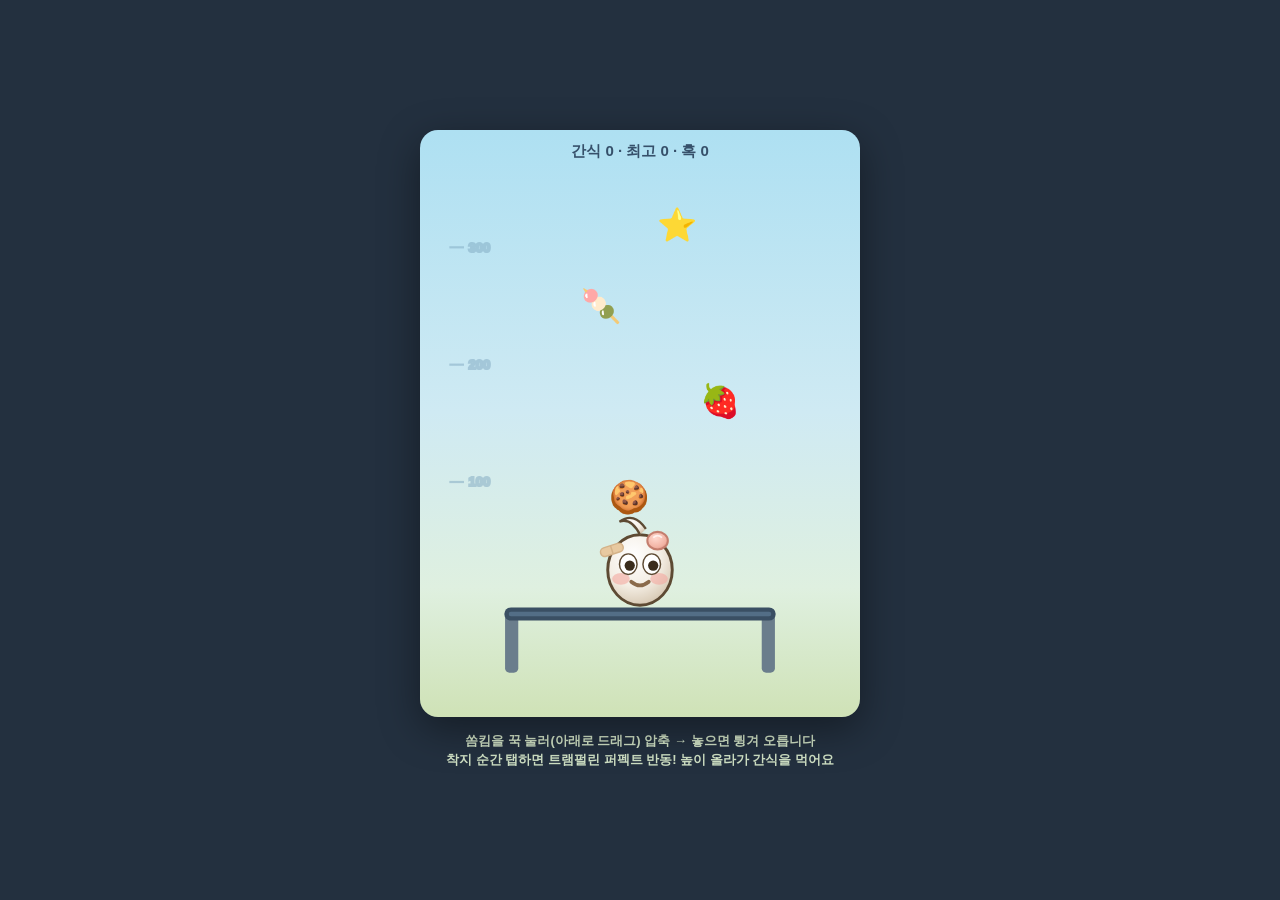
<file: docs/proto/ssomkim_jump.html>
<!DOCTYPE html>
<html lang="ko">
<head>
<meta charset="UTF-8">
<meta name="viewport" content="width=device-width, initial-scale=1.0, user-scalable=no">
<title>쏨킴 점프 (프로토)</title>
<style>
  * { margin:0; padding:0; box-sizing:border-box; -webkit-tap-highlight-color:transparent; }
  html,body { height:100%; overflow:hidden; touch-action:none; overscroll-behavior:none; background:#23303f; }
  body { font-family:-apple-system,'Apple SD Gothic Neo',sans-serif; display:flex; flex-direction:column; align-items:center; justify-content:center; user-select:none; -webkit-user-select:none; }
  #wrap { position:relative; width:min(96vw,440px); aspect-ratio:3/4; }
  #game { width:100%; height:100%; display:block; border-radius:18px; background:linear-gradient(#aee0f2 0%,#cfeaf3 48%,#dff0e0 78%,#cfe2b6 100%); box-shadow:0 12px 40px rgba(0,0,0,.4); }
  #hud { position:absolute; top:12px; left:0; right:0; text-align:center; color:#36506a; font-weight:800; font-size:15px; pointer-events:none; }
  #msg { position:absolute; top:42%; left:50%; transform:translate(-50%,-50%); background:#fffdf8; border:3px solid #4a3a2a; border-radius:16px; padding:10px 18px; font-weight:800; font-size:18px; color:#4a3a2a; opacity:0; transition:opacity .2s; pointer-events:none; white-space:nowrap; }
  #hint { margin-top:14px; color:#cfe0c4; font-size:13px; font-weight:600; text-align:center; line-height:1.5; }
</style>
</head>
<body>
<div id="wrap">
  <svg id="game" viewBox="0 0 300 400">
    <defs>
      <radialGradient id="fur" cx="40%" cy="30%" r="78%">
        <stop offset="0%" stop-color="#fff"/><stop offset="55%" stop-color="#f4eee4"/>
        <stop offset="85%" stop-color="#ddd0bd"/><stop offset="100%" stop-color="#c9b9a3"/>
      </radialGradient>
      <radialGradient id="knob" cx="40%" cy="35%" r="75%">
        <stop offset="0%" stop-color="#ffd9cf"/><stop offset="70%" stop-color="#f2b3a4"/><stop offset="100%" stop-color="#d98b7c"/>
      </radialGradient>
    </defs>

    <!-- 높이 눈금 (자기기록 가늠) -->
    <g id="ruler" stroke="#7fa7c0" stroke-width="1.5" opacity=".5" font-size="9" font-weight="700" fill="#5a7d96">
      <line x1="20" y1="80"  x2="30" y2="80"/><text x="33" y="83">300</text>
      <line x1="20" y1="160" x2="30" y2="160"/><text x="33" y="163">200</text>
      <line x1="20" y1="240" x2="30" y2="240"/><text x="33" y="243">100</text>
    </g>

    <!-- 떠다니는 간식(목표) -->
    <g id="snacks"></g>

    <!-- 최고높이 마커 -->
    <line id="best" x1="40" y1="326" x2="260" y2="326" stroke="#e8a23e" stroke-width="2" stroke-dasharray="5 6" opacity="0"/>

    <!-- 조준 화살표(드래그로 살짝 좌우 기울이기) -->
    <g id="aim" opacity="0">
      <line id="aimLine" x1="150" y1="300" x2="150" y2="240" stroke="#fff" stroke-width="4" stroke-linecap="round" stroke-dasharray="6 6"/>
      <polygon id="aimHead" points="150,232 144,246 156,246" fill="#fff"/>
    </g>

    <!-- 트램펄린 -->
    <g id="tramp">
      <rect x="58"  y="330" width="9" height="40" rx="3" fill="#6a7d8c"/>
      <rect x="233" y="330" width="9" height="40" rx="3" fill="#6a7d8c"/>
      <path id="band" d="M62 330 Q150 330 238 330" stroke="#3a4f63" stroke-width="9" fill="none" stroke-linecap="round"/>
      <path id="bandHi" d="M62 330 Q150 330 238 330" stroke="#5f7d96" stroke-width="3" fill="none" stroke-linecap="round" opacity=".7"/>
    </g>

    <!-- 쏨킴 (정면, 정수리 3종 시그니처: 반창고 좌 · 혹 우 · 바보털 중앙) -->
    <g id="ssom" transform="translate(150,300)">
      <g id="ssomBody">
        <!-- 몸 -->
        <ellipse cx="0" cy="0" rx="22" ry="24" fill="url(#fur)" stroke="#5d4a33" stroke-width="2"/>
        <!-- 바보털 (중앙) -->
        <path d="M0 -24 Q-6 -36 -14 -33 Q-4 -40 4 -28" fill="url(#fur)" stroke="#5d4a33" stroke-width="1.6"/>
        <!-- 반창고 (좌) -->
        <g transform="rotate(-18)"><rect x="-22" y="-22" width="16" height="6" rx="3" fill="#e8c9a0" stroke="#d4b288" stroke-width="1"/><line x1="-14" y1="-22" x2="-14" y2="-16" stroke="#d4b288" stroke-width="1"/></g>
        <!-- 혹 (우) — 괴롭힐수록 부풀어 오르는 시그니처 -->
        <g id="knobG" transform="translate(12,-20)">
          <ellipse cx="0" cy="0" rx="7" ry="6" fill="url(#knob)" stroke="#c47e6e" stroke-width="1.4"/>
          <path d="M-3 -2 Q0 -5 3 -2" stroke="#fff" stroke-width="1.2" fill="none" opacity=".7"/>
        </g>
        <!-- 볼터치 -->
        <ellipse cx="-13" cy="6" rx="6" ry="4" fill="#f3a8a0" opacity=".6"/>
        <ellipse cx="13" cy="6" rx="6" ry="4" fill="#f3a8a0" opacity=".6"/>
        <!-- 눈 -->
        <g id="eyes">
          <ellipse cx="-8" cy="-4" rx="6" ry="7" fill="#fff" stroke="#5d4a33" stroke-width="1"/><circle id="pL" cx="-7" cy="-3" r="3.5" fill="#3a2c1c"/>
          <ellipse cx="8" cy="-4" rx="6" ry="7" fill="#fff" stroke="#5d4a33" stroke-width="1"/><circle id="pR" cx="9" cy="-3" r="3.5" fill="#3a2c1c"/>
        </g>
        <!-- 입 -->
        <path id="mouth" d="M-6 8 Q0 13 6 8" stroke="#8a6a4a" stroke-width="2.5" fill="none" stroke-linecap="round"/>
      </g>
    </g>
  </svg>
  <div id="hud"></div>
  <div id="msg"></div>
</div>
<div id="hint">쏨킴을 <b>꾹 눌러(아래로 드래그)</b> 압축 → 놓으면 <b>튕겨 오릅니다</b><br>착지 순간 <b>탭</b>하면 트램펄린 퍼펙트 반동! 높이 올라가 간식을 먹어요</div>

<!-- 물리 코어 공유: 굴리기/던지기/점프가 같은 모듈을 파라미터만 바꿔 사용 -->
<script src="../../js/games/physics.js"></script>
<!-- 다이내믹 카메라: 줌·히트스톱·셰이크 (물리 불변, viewBox 레이어) -->
<script src="../../js/games/camera.js"></script>
<script>
const svg=document.getElementById('game');
const ssom=document.getElementById('ssom'), body=document.getElementById('ssomBody');
const eyes=document.getElementById('eyes'), mouth=document.getElementById('mouth');
const knobG=document.getElementById('knobG');
const band=document.getElementById('band'), bandHi=document.getElementById('bandHi');
const aim=document.getElementById('aim'), aimLine=document.getElementById('aimLine'), aimHead=document.getElementById('aimHead');
const snacksG=document.getElementById('snacks'), bestLine=document.getElementById('best');
const hud=document.getElementById('hud'), msg=document.getElementById('msg');
const $=id=>document.getElementById(id);

let actx=null;
function snd(f,d,t='sine',v=.2,to=null){try{if(!actx)actx=new(window.AudioContext||window.webkitAudioContext)();if(actx.state==='suspended')actx.resume();const o=actx.createOscillator(),g=actx.createGain();o.type=t;o.frequency.setValueAtTime(f,actx.currentTime);if(to)o.frequency.exponentialRampToValueAtTime(to,actx.currentTime+d);g.gain.setValueAtTime(v,actx.currentTime);g.gain.exponentialRampToValueAtTime(.001,actx.currentTime+d);o.connect(g);g.connect(actx.destination);o.start();o.stop(actx.currentTime+d);}catch(e){}}

// 효과음
const sfxCharge = ()=>snd(220,.14,'sine',.16,140);              // 압축(끼익)
const sfxBoing  = (hi)=>snd(hi?620:420,.22,'sine',.22,hi?1100:760); // 튕김(보잉)
const sfxPerfect= ()=>{ snd(880,.1);setTimeout(()=>snd(1320,.12),70);setTimeout(()=>snd(1760,.16),150); }; // 퍼펙트 띠리링
const sfxEat    = ()=>{ snd(700,.09,'triangle',.2);setTimeout(()=>snd(1050,.1,'triangle',.18),60); };       // 냠
const sfxDud    = ()=>snd(150,.18,'sine',.2,70);               // 시시한 착지(혹 +)

const W=300,H=400;
const GROUND=300;            // 쏨킴 중심의 정지 y (트램펄린 위)
const BODY_R=23;
const MAX_COMP=34;          // 최대 압축 깊이(px)
const PERFECT_WIN=150;      // 퍼펙트 입력 허용창(ms)

// 점프 프리셋으로 코어 월드 생성 — 굴리기/던지기와 "동일 코어, 다른 파라미터"
const world=AppPhysics.createWorld('jump');
const puff=AppPhysics.createBody({x:150,y:GROUND,r:BODY_R});
const cam=AppCamera.create(svg,{groundY:GROUND, zoomMin:0.82, zoomMax:1.0, zoomRange:250, zoomLerp:0.06, panStrength:0.35});

let state='ready';          // ready(눌러 충전) | charge | fly
let comp=0;                 // 현재 압축량
let maxH=0, bestH=0;        // 이번 점프 최고높이 / 자기기록
let score=0, knobLv=0;      // 먹은 간식 / 혹 레벨
let armed=0;                // 퍼펙트 노림 입력 시각
let impact=0;               // 착지 충격 시각(물컹 펄스 구동)
let combo=0;                // 연속 퍼펙트
let snacks=[];

function setMsg(t,ms=1200){msg.textContent=t;msg.style.opacity=1;clearTimeout(setMsg._t);setMsg._t=setTimeout(()=>msg.style.opacity=0,ms);}
function setHud(){hud.textContent=`간식 ${score}  ·  최고 ${Math.round(bestH)}  ·  혹 ${knobLv}`;}

// 떠다니는 간식 배치(높이별). 위로 갈수록 귀하다.
function makeSnacks(){
  snacks=[]; snacksG.innerHTML='';
  const rows=[{y:250,em:'🍪'},{y:185,em:'🍓'},{y:120,em:'🍡'},{y:65,em:'⭐'}];
  rows.forEach((r,i)=>{
    const x=150+(i%2?40:-40)*(i?1:0)+(Math.random()-.5)*30;
    snacks.push({x,y:r.y,got:false,id:i});
    const el=document.createElementNS('http://www.w3.org/2000/svg','text');
    el.setAttribute('id','sn'+i); el.setAttribute('x',x); el.setAttribute('y',r.y);
    el.setAttribute('font-size','22'); el.setAttribute('text-anchor','middle'); el.setAttribute('dominant-baseline','central');
    el.textContent=r.em; snacksG.appendChild(el);
    el.animate([{transform:'translateY(0)'},{transform:'translateY(-5px)'},{transform:'translateY(0)'}],{duration:1800+i*200,iterations:Infinity,easing:'ease-in-out'});
  });
}

function setBand(dip){ // dip>0 = 아래로 처짐
  const y=330+dip;
  band.setAttribute('d',`M62 330 Q150 ${y} 238 330`);
  bandHi.setAttribute('d',`M62 330 Q150 ${y} 238 330`);
}
function render(){
  ssom.setAttribute('transform',`translate(${puff.x.toFixed(1)},${puff.y.toFixed(1)})`);
}
function faceNeutral(){
  eyes.innerHTML=`<ellipse cx="-8" cy="-4" rx="6" ry="7" fill="#fff" stroke="#5d4a33" stroke-width="1"/><circle cx="-7" cy="-3" r="3.5" fill="#3a2c1c"/><ellipse cx="8" cy="-4" rx="6" ry="7" fill="#fff" stroke="#5d4a33" stroke-width="1"/><circle cx="9" cy="-3" r="3.5" fill="#3a2c1c"/>`;
  mouth.setAttribute('d','M-6 8 Q0 13 6 8');
}
function faceDizzy(){ eyes.innerHTML=`<text x="-8" y="-1" font-size="9" fill="#3a2c1c" text-anchor="middle">@</text><text x="8" y="-1" font-size="9" fill="#3a2c1c" text-anchor="middle">@</text>`; mouth.setAttribute('d','M-5 9 Q0 5 5 9'); }
function faceJoy(){ mouth.setAttribute('d','M-7 7 Q0 15 7 7'); }

// 혹은 레벨 따라 부풀어 오른다(괴롭힘/실패 누적). 가끔 쉬면 가라앉힘은 생략(프로토).
function growKnob(){
  knobLv++;
  const s=1+Math.min(knobLv,5)*0.22;
  knobG.animate([{transform:`translate(12px,-20px) scale(1)`},{transform:`translate(12px,-20px) scale(${s*1.15})`},{transform:`translate(12px,-20px) scale(${s})`}],{duration:420,easing:'cubic-bezier(.3,1.4,.5,1)',fill:'forwards'});
  setHud();
}

function reset(full){
  state='ready'; comp=0; maxH=0; armed=0;
  puff.x=150; puff.y=GROUND; puff.vx=0; puff.vy=0; puff.rot=0;
  body.setAttribute('transform','');
  setBand(0); faceNeutral(); bestLine.setAttribute('opacity','0');
  if(full){ makeSnacks(); }
  render(); setHud();
}

// ── 입력 ──
function evtXY(e){const r=svg.getBoundingClientRect();return [((e.touches?e.touches[0].clientX:e.clientX)-r.left)/r.width*W, ((e.touches?e.touches[0].clientY:e.clientY)-r.top)/r.height*H];}
let dragStartY=0, dragX=0;

svg.addEventListener('pointerdown',e=>{
  e.preventDefault();
  if(state==='ready'){
    state='charge'; [dragX,dragStartY]=evtXY(e); aim.setAttribute('opacity','1'); faceNeutral();
  } else if(state==='fly'){
    armed=performance.now(); // 착지 퍼펙트 노림
  }
});
svg.addEventListener('pointermove',e=>{
  if(state!=='charge')return;
  const [x,y]=evtXY(e);
  comp=Math.max(0,Math.min(MAX_COMP,(y-dragStartY)));
  dragX=x;
  const pw=comp/MAX_COMP;
  // 압축 시각화: 몸 납작 + 트램펄린 처짐 + 살짝 가라앉기
  puff.y=GROUND+comp*0.5;
  body.setAttribute('transform',AppPhysics.squash(pw*0.5));
  setBand(comp);
  mouth.setAttribute('d',`M-6 ${8+pw*3} Q0 ${5-pw*2} 6 ${8+pw*3}`); // 힘주는 입
  // 조준: 좌우 기울기(살짝만)
  const lean=Math.max(-1,Math.min(1,(x-150)/90));
  aimLine.setAttribute('x2',150+lean*40); aimHead.setAttribute('points',`${150+lean*40},232 ${144+lean*40},246 ${156+lean*40},246`);
  render();
  if(pw>0.05 && !sfxCharge._p){ sfxCharge._p=1; sfxCharge(); }
});
svg.addEventListener('pointerup',e=>{
  if(state!=='charge')return;
  aim.setAttribute('opacity','0'); sfxCharge._p=0;
  const pw=comp/MAX_COMP;
  if(pw<0.08){ // 너무 약하면 도로 앉기
    reset(false); return;
  }
  const lean=Math.max(-1,Math.min(1,(dragX-150)/90));
  launch(pw,lean);
});

function launch(power,lean){
  state='fly';
  puff.y=GROUND; puff.vy=-(2+power*14); puff.vx=lean*power*3.2;
  comp=0; setBand(0); impact=0;
  // 발사 직후 위로 빠른 속도 → 루프의 속도기반 변형이 길쭉하게(stretch) 늘려준다.
  faceJoy(); sfxBoing(power>0.7);
}

// ── 루프 ──
function loop(){
  if(state==='fly'){
    if(!cam.update(puff)){ requestAnimationFrame(loop); return; } // 히트스톱 중 → 렌더 스킵
    world.integrate(puff);
    const sinceImpact=performance.now()-impact;
    if(impact && sinceImpact<200){
      const k=1-sinceImpact/200;            // 1→0 으로 복원(복원은 느리게)
      body.setAttribute('transform',AppPhysics.squash(0.45*k));
      setBand(22*k);
    } else {
      const stretch=Math.max(-0.28,Math.min(0.28,-puff.vy*0.02));
      body.setAttribute('transform',`rotate(${puff.vx*1.5}) ${AppPhysics.squash(stretch)}`);
      if(impact) setBand(0);
    }
    render();

    // 최고높이 갱신(자기기록)
    const h=GROUND-puff.y;
    if(h>maxH)maxH=h;

    // 좌우 벽
    world.bounds(puff,{left:34,right:266,e:0.5});

    // 간식 먹기
    snacks.forEach(s=>{
      if(s.got)return;
      if(world.hitCircle(puff,s.x,s.y,16)){
        s.got=true; score++; setHud(); sfxEat();
        const el=$('sn'+s.id);
        el.animate([{transform:'scale(1)',opacity:1},{transform:'scale(1.8)',opacity:0}],{duration:300,fill:'forwards'});
        if(snacks.every(n=>n.got)){ setMsg('전부 냠!',1500); setTimeout(()=>makeSnacks(),900); }
      }
    });

    // 착지(트램펄린) — 코어 bounds로 바닥 반사, 단 퍼펙트 타이밍 보너스
    if(puff.y>=GROUND && puff.vy>0){
      const now=performance.now();
      const perfect=armed && (now-armed)<PERFECT_WIN;
      puff.y=GROUND;
      const landV=puff.vy;
      impact=now; // 착지 물컹 + 트램펄린 처짐 펄스(루프가 구동)

      if(perfect){
        combo++; armed=0;
        puff.vy=-(landV*0.72 + 7 + combo*1.2);
        setMsg(combo>1?`퍼펙트 x${combo}!!`:'퍼펙트!!',1100);
        sfxPerfect(); faceJoy();
        bestLine.setAttribute('y1',GROUND-maxH); bestLine.setAttribute('y2',GROUND-maxH); bestLine.setAttribute('opacity','.8');
        cam.hitstop(3); cam.shake(5,160);
      } else {
        combo=0; armed=0;
        puff.vy=-landV*world.params.restitution;
        if(Math.abs(puff.vy)>2.2){ sfxBoing(false); cam.hitstop(2); cam.shake(3,120); }
      }

      // 기록 정리
      if(maxH>bestH){ bestH=maxH; }
      maxH=0;
      // 다 식었으면 정지 → 시시한 착지로 혹 +1, ready 복귀
      if(Math.abs(puff.vy)<2.2){
        puff.vy=0; puff.vx*=0.3; state='ready';
        body.setAttribute('transform','');
        if(landV>0){ sfxDud(); growKnob(); }
        faceNeutral(); setBand(0); render();
        cam.reset();
        setHud();
      }
    }
  } else {
    cam.update(null);
  }
  requestAnimationFrame(loop);
}

reset(true); loop();
</script>
</body>
</html>
</file>
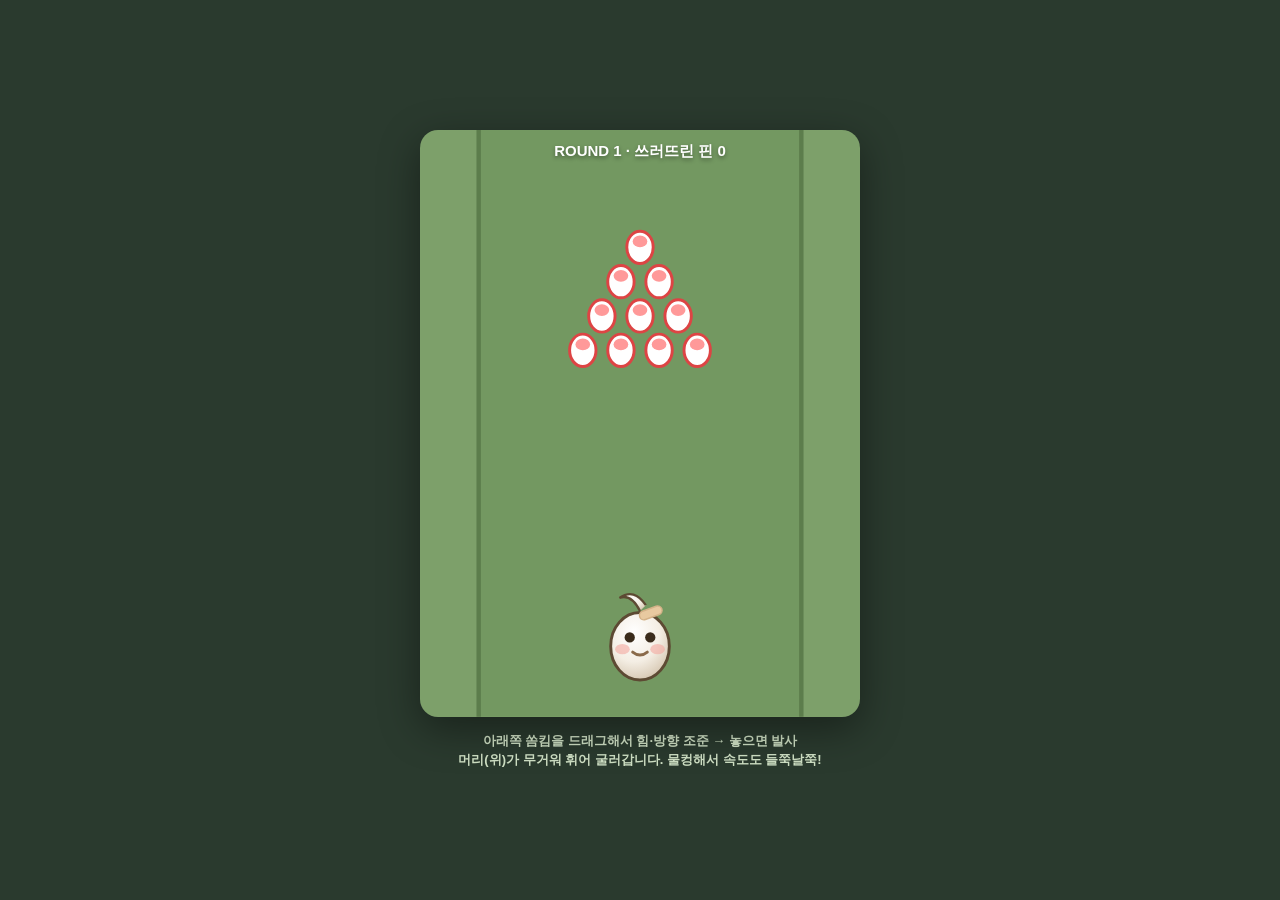
<file: docs/proto/ssomkim_roll.html>
<!DOCTYPE html>
<html lang="ko">
<head>
<meta charset="UTF-8">
<meta name="viewport" content="width=device-width, initial-scale=1.0, user-scalable=no">
<title>쏨킴 굴리기 (프로토)</title>
<style>
  * { margin:0; padding:0; box-sizing:border-box; -webkit-tap-highlight-color:transparent; }
  html,body { height:100%; overflow:hidden; touch-action:none; overscroll-behavior:none; background:#2a3a2e; }
  body { font-family:-apple-system,'Apple SD Gothic Neo',sans-serif; display:flex; flex-direction:column; align-items:center; justify-content:center; user-select:none; -webkit-user-select:none; }
  #wrap { position:relative; width:min(96vw,440px); aspect-ratio:3/4; }
  #game { width:100%; height:100%; display:block; border-radius:18px; background:#7da06a; box-shadow:0 12px 40px rgba(0,0,0,.4); }
  #hud { position:absolute; top:12px; left:0; right:0; text-align:center; color:#fff; font-weight:800; font-size:15px; text-shadow:0 2px 4px rgba(0,0,0,.4); pointer-events:none; }
  #msg { position:absolute; top:46%; left:50%; transform:translate(-50%,-50%); background:#fffdf8; border:3px solid #4a3a2a; border-radius:16px; padding:10px 18px; font-weight:800; font-size:18px; color:#4a3a2a; opacity:0; transition:opacity .2s; pointer-events:none; white-space:nowrap; }
  #hint { margin-top:14px; color:#cfe0c4; font-size:13px; font-weight:600; text-align:center; line-height:1.5; }
</style>
</head>
<body>
<div id="wrap">
  <svg id="game" viewBox="0 0 300 400">
    <defs>
      <radialGradient id="fur" cx="40%" cy="30%" r="78%">
        <stop offset="0%" stop-color="#fff"/><stop offset="55%" stop-color="#f4eee4"/>
        <stop offset="85%" stop-color="#ddd0bd"/><stop offset="100%" stop-color="#c9b9a3"/>
      </radialGradient>
    </defs>
    <!-- 레인 -->
    <rect x="40" y="0" width="220" height="400" fill="#6b9159" opacity=".5"/>
    <line x1="40" y1="0" x2="40" y2="400" stroke="#5c7d4c" stroke-width="3"/>
    <line x1="260" y1="0" x2="260" y2="400" stroke="#5c7d4c" stroke-width="3"/>
    <!-- 거터(양옆 도랑) 안내선 -->
    <line x1="150" y1="350" x2="150" y2="370" stroke="#fff" stroke-width="2" stroke-dasharray="4 4" opacity=".4"/>

    <!-- 핀 그룹 (상단) -->
    <g id="pins"></g>

    <!-- 조준 화살표 -->
    <g id="aim" opacity="0">
      <line id="aimLine" x1="150" y1="350" x2="150" y2="280" stroke="#fff" stroke-width="4" stroke-linecap="round" stroke-dasharray="6 6"/>
      <polygon id="aimHead" points="150,272 144,286 156,286" fill="#fff"/>
    </g>

    <!-- 쏨킴 (탑다운, 정면 얼굴) -->
    <g id="ssom" transform="translate(150,350)">
      <g id="ssomRot">
        <!-- 몸 -->
        <ellipse cx="0" cy="2" rx="20" ry="23" fill="url(#fur)" stroke="#5d4a33" stroke-width="2"/>
        <!-- 바보털 (머리쪽=위) -->
        <path d="M0 -22 Q-6 -34 -14 -31 Q-4 -38 4 -26" fill="url(#fur)" stroke="#5d4a33" stroke-width="1.6"/>
        <!-- 반창고 -->
        <g transform="rotate(-20)"><rect x="6" y="-20" width="16" height="6" rx="3" fill="#e8c9a0" stroke="#d4b288" stroke-width="1"/></g>
        <!-- 볼터치 -->
        <ellipse cx="-12" cy="4" rx="5" ry="3.5" fill="#f3a8a0" opacity=".6"/>
        <ellipse cx="12" cy="4" rx="5" ry="3.5" fill="#f3a8a0" opacity=".6"/>
        <!-- 눈 -->
        <g id="eyes">
          <circle cx="-7" cy="-4" r="3.5" fill="#3a2c1c"/>
          <circle cx="7" cy="-4" r="3.5" fill="#3a2c1c"/>
        </g>
        <!-- 입 -->
        <path id="mouth" d="M-5 6 Q0 10 5 6" stroke="#8a6a4a" stroke-width="2" fill="none" stroke-linecap="round"/>
      </g>
    </g>
  </svg>
  <div id="hud"></div>
  <div id="msg"></div>
</div>
<div id="hint">아래쪽 쏨킴을 <b>드래그</b>해서 힘·방향 조준 → 놓으면 발사<br>머리(위)가 무거워 휘어 굴러갑니다. 물컹해서 속도도 들쭉날쭉!</div>

<!-- 물리 코어 공유: 굴리기/던지기/점프가 같은 모듈을 파라미터만 바꿔 사용 -->
<script src="../../js/games/physics.js"></script>
<script src="../../js/games/camera.js"></script>
<script>
const svg=document.getElementById('game');
const ssom=document.getElementById('ssom');
const ssomRot=document.getElementById('ssomRot');
const eyes=document.getElementById('eyes');
const mouth=document.getElementById('mouth');
const aim=document.getElementById('aim'), aimLine=document.getElementById('aimLine'), aimHead=document.getElementById('aimHead');
const pinsG=document.getElementById('pins');
const hud=document.getElementById('hud'), msg=document.getElementById('msg');
const $=id=>document.getElementById(id);

let actx=null;
function snd(f,d,t='sine',v=.2,to=null){try{if(!actx)actx=new(window.AudioContext||window.webkitAudioContext)();if(actx.state==='suspended')actx.resume();const o=actx.createOscillator(),g=actx.createGain();o.type=t;o.frequency.setValueAtTime(f,actx.currentTime);if(to)o.frequency.exponentialRampToValueAtTime(to,actx.currentTime+d);g.gain.setValueAtTime(v,actx.currentTime);g.gain.exponentialRampToValueAtTime(.001,actx.currentTime+d);o.connect(g);g.connect(actx.destination);o.start();o.stop(actx.currentTime+d);}catch(e){}}

const W=300,H=400;

// 굴리기 프리셋으로 코어 월드 생성 — 던지기/점프와 "동일 코어, 다른 파라미터"
const world=AppPhysics.createWorld('roll');
const cam=AppCamera.create(svg,{});
const puff=AppPhysics.createBody({x:150,y:350,r:20});

let state='aim';            // aim | roll | celebrate
let pins=[];
let round=1, cleared=0;

function setMsg(t,ms=1200){msg.textContent=t;msg.style.opacity=1;clearTimeout(setMsg._t);setMsg._t=setTimeout(()=>msg.style.opacity=0,ms);}
function setHud(){hud.textContent=`ROUND ${round}  ·  쓰러뜨린 핀 ${cleared}`;}

function makePins(){
  pins=[]; pinsG.innerHTML='';
  const baseX=150, baseY=80, gap=26;
  let id=0;
  for(let r=0;r<4;r++){
    for(let c=0;c<=r;c++){
      const x=baseX-(r*gap)/2+c*gap;
      const y=baseY+r*gap*0.9;
      pins.push({x,y,down:false,id:id});
      const el=document.createElementNS('http://www.w3.org/2000/svg','g');
      el.setAttribute('id','pin'+id);
      el.innerHTML=`<ellipse cx="${x}" cy="${y}" rx="9" ry="11" fill="#fff" stroke="#d44" stroke-width="2"/><ellipse cx="${x}" cy="${y-4}" rx="5" ry="4" fill="#f99"/>`;
      pinsG.appendChild(el);
      id++;
    }
  }
}

function reset(){
  state='aim';
  puff.x=150; puff.y=350; puff.vx=0; puff.vy=0; puff.rot=0;
  ssom.setAttribute('transform',`translate(${puff.x},${puff.y})`);
  ssomRot.setAttribute('transform','rotate(0)');
  eyes.innerHTML='<circle cx="-7" cy="-4" r="3.5" fill="#3a2c1c"/><circle cx="7" cy="-4" r="3.5" fill="#3a2c1c"/>';
  mouth.setAttribute('d','M-5 6 Q0 10 5 6');
  makePins(); setHud();
}

// ── 조준 (드래그) ──
let dragging=false, startX=0, startY=0;
function evtXY(e){const r=svg.getBoundingClientRect();const cx=(e.touches?e.touches[0].clientX:e.clientX)-r.left;const cy=(e.touches?e.touches[0].clientY:e.clientY)-r.top;return [cx/r.width*W, cy/r.height*H];}

svg.addEventListener('pointerdown',e=>{
  if(state!=='aim')return;
  e.preventDefault(); dragging=true;
  [startX,startY]=evtXY(e);
  aim.setAttribute('opacity','1');
});
svg.addEventListener('pointermove',e=>{
  if(!dragging||state!=='aim')return;
  const [x,y]=evtXY(e);
  let dx=puff.x-x, dy=puff.y-y;
  if(dy<5)dy=5;
  const len=Math.min(Math.hypot(dx,dy),90);
  aimLine.setAttribute('x1',puff.x); aimLine.setAttribute('y1',puff.y);
  aimLine.setAttribute('x2',puff.x+(x-puff.x)*-1); aimLine.setAttribute('y2',puff.y+(y-puff.y)*-1);
  aimHead.style.display='none';
  const pw=len/90;
  mouth.setAttribute('d',`M-5 ${6+pw*2} Q0 ${10+pw*3} 5 ${6+pw*2}`);
});
svg.addEventListener('pointerup',e=>{
  if(!dragging||state!=='aim')return;
  dragging=false; aim.setAttribute('opacity','0');
  const [x,y]=evtXY(e);
  let dx=puff.x-x, dy=puff.y-y;
  if(dy<5)dy=5;
  const len=Math.min(Math.hypot(dx,dy),90);
  if(len<12){return;}
  const power=len/90;
  const ang=Math.atan2(dy,dx);
  puff.vx=Math.cos(ang)*power*5.5;
  puff.vy=-Math.abs(Math.sin(ang))*power*5.5 - power*1.5;
  state='roll';
  snd(300,.2,'sine',.2,140);
});

// ── 물리 루프 ──
function loop(){
  if(!cam.update(null)){ requestAnimationFrame(loop); return; }
  if(state==='roll'){
    // 코어 적분: 휨(curve) + 물컹(wobble) + 마찰(friction) + 이동 + 회전 전부 처리
    world.integrate(puff);

    // 물컹 시각화: 구르는 중 찌부 변형
    const sq=AppPhysics.squash(Math.sin(performance.now()/80)*0.06);
    ssomRot.setAttribute('transform',`rotate(${puff.rot}) ${sq}`);
    ssom.setAttribute('transform',`translate(${puff.x},${puff.y})`);

    // 벽 반사 (코어 bounds 사용)
    const hit=world.bounds(puff,{left:55,right:245,e:0.6});
    if(hit && Math.hypot(puff.vx,puff.vy)>3){ cam.shake(2,90); }

    // 핀 충돌 (코어 hitCircle + absorb 사용)
    pins.forEach(p=>{
      if(p.down)return;
      if(world.hitCircle(puff,p.x,p.y,2)){
        p.down=true; cleared++; setHud();
        const el=$('pin'+p.id);
        el.animate([{transform:'scale(1)',opacity:1},{transform:`translate(${(Math.random()-.5)*30}px,${-15-Math.random()*15}px) rotate(${(Math.random()-.5)*120}deg) scale(1.1)`,opacity:0}],{duration:400,easing:'ease-out',fill:'forwards'});
        snd(500+Math.random()*200,.12,'triangle',.18);
        world.absorb(puff,0.82);
        cam.hitstop(2); cam.shake(3,120);
      }
    });

    // 정지 또는 화면 위 도달 → 결과 (코어 isResting 사용)
    if(world.isResting(puff) || puff.y<30){
      state='celebrate';
      const total=pins.filter(p=>p.down).length;
      if(total>=pins.length){ cam.hitstop(3); cam.shake(5,160); }
      celebrate(total);
    }
  }
  requestAnimationFrame(loop);
}

function celebrate(total){
  let t=0;
  const spin=setInterval(()=>{
    t+=1;
    const a=t*40;
    eyes.innerHTML=`<text x="-7" y="-1" font-size="9" fill="#3a2c1c" text-anchor="middle" transform="rotate(${a} -7 -4)">@</text><text x="7" y="-1" font-size="9" fill="#3a2c1c" text-anchor="middle" transform="rotate(${-a} 7 -4)">@</text>`;
    ssomRot.setAttribute('transform',`rotate(${Math.sin(t/2)*18}) ${AppPhysics.squash(Math.sin(t)*0.05)}`);
    mouth.setAttribute('d','M-5 8 Q0 4 5 8');
  },60);
  snd(700,.5,'sine',.2,300);
  const allDown = total>=pins.length;
  setMsg(allDown?'스트라이크!!':`${total}개 쓰러뜨림!`,2000);
  setTimeout(()=>{
    clearInterval(spin);
    setTimeout(()=>{ round++; reset(); },500);
  },2000);
}

reset(); loop();
</script>
</body>
</html>
</file>
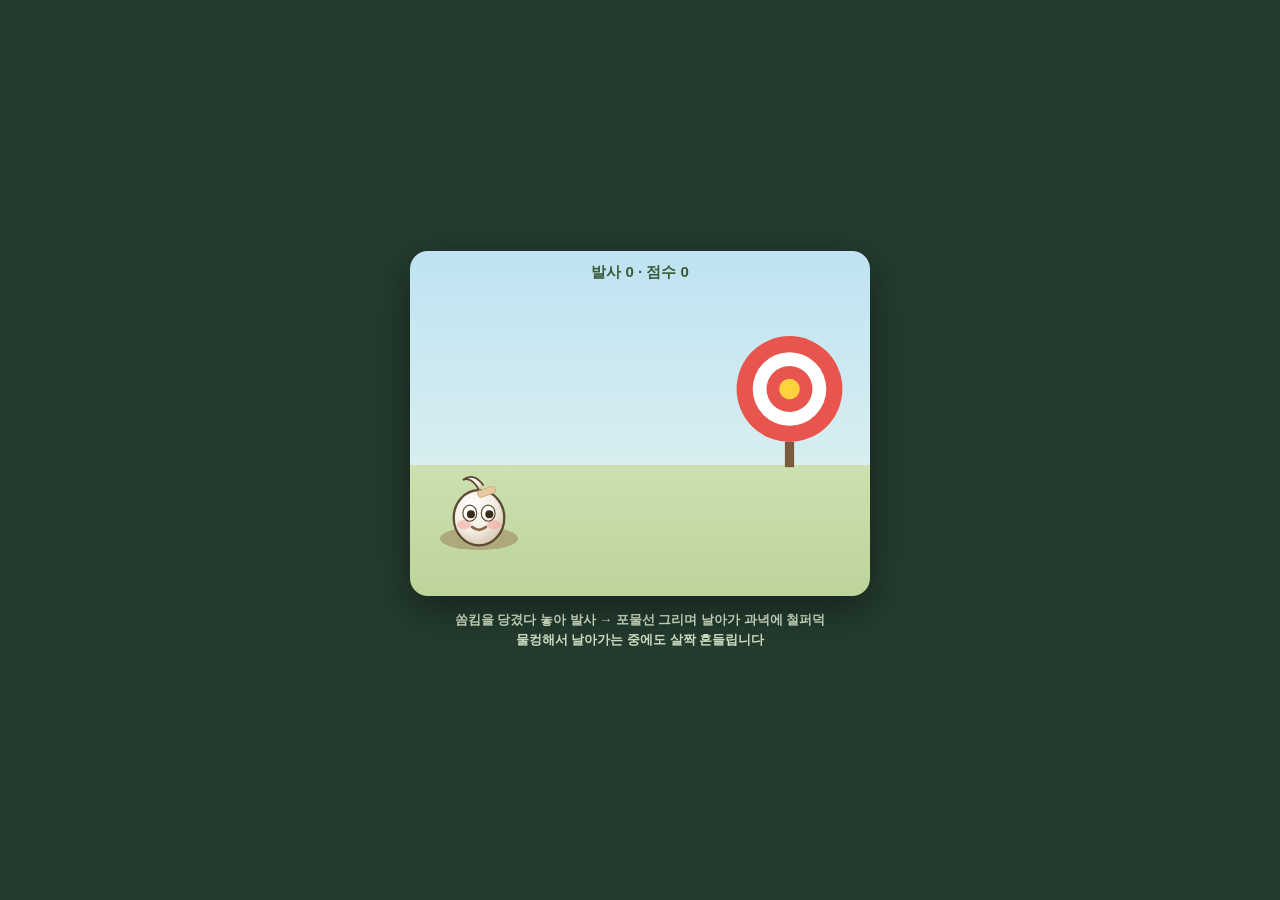
<file: docs/proto/ssomkim_throw.html>
<!DOCTYPE html>
<html lang="ko">
<head>
<meta charset="UTF-8">
<meta name="viewport" content="width=device-width, initial-scale=1.0, user-scalable=no">
<title>쏨킴 던지기 (프로토)</title>
<style>
  * { margin:0; padding:0; box-sizing:border-box; -webkit-tap-highlight-color:transparent; }
  html,body { height:100%; overflow:hidden; touch-action:none; overscroll-behavior:none; background:#243b2e; }
  body { font-family:-apple-system,'Apple SD Gothic Neo',sans-serif; display:flex; flex-direction:column; align-items:center; justify-content:center; user-select:none; -webkit-user-select:none; }
  #wrap { position:relative; width:min(96vw,460px); aspect-ratio:4/3; }
  #game { width:100%; height:100%; display:block; border-radius:18px; background:linear-gradient(#bfe3f2 0%,#d8eef0 62%,#cde0b0 62%,#bcd49a 100%); box-shadow:0 12px 40px rgba(0,0,0,.4); }
  #hud { position:absolute; top:12px; left:0; right:0; text-align:center; color:#3a5a3a; font-weight:800; font-size:15px; pointer-events:none; }
  #msg { position:absolute; top:40%; left:50%; transform:translate(-50%,-50%); background:#fffdf8; border:3px solid #4a3a2a; border-radius:16px; padding:9px 16px; font-weight:800; font-size:17px; color:#4a3a2a; opacity:0; transition:opacity .2s; pointer-events:none; white-space:nowrap; }
  #hint { margin-top:14px; color:#cfe0c4; font-size:13px; font-weight:600; text-align:center; line-height:1.5; }
</style>
</head>
<body>
<div id="wrap">
  <svg id="game" viewBox="0 0 400 300">
    <defs>
      <radialGradient id="fur" cx="38%" cy="30%" r="78%">
        <stop offset="0%" stop-color="#fff"/><stop offset="55%" stop-color="#f4eee4"/>
        <stop offset="85%" stop-color="#ddd0bd"/><stop offset="100%" stop-color="#c9b9a3"/>
      </radialGradient>
    </defs>

    <!-- 과녁 (오른쪽, 동심원) -->
    <g id="target">
      <circle cx="330" cy="120" r="46" fill="#e8554e"/>
      <circle cx="330" cy="120" r="32" fill="#fff"/>
      <circle cx="330" cy="120" r="20" fill="#e8554e"/>
      <circle cx="330" cy="120" r="9" fill="#ffd23e"/>
    </g>
    <!-- 과녁 받침대 -->
    <rect x="326" y="166" width="8" height="22" fill="#7a5a3a"/>

    <!-- 발사대 (왼쪽 하단) -->
    <ellipse cx="60" cy="250" rx="34" ry="10" fill="#9a7a52" opacity=".5"/>

    <!-- 비행 궤적 점선 (조준 시) -->
    <path id="traj" d="" stroke="#fff" stroke-width="2.5" fill="none" stroke-dasharray="3 7" stroke-linecap="round" opacity="0"/>

    <!-- 쏨킴 -->
    <g id="ssom" transform="translate(60,232)">
      <g id="ssomBody">
        <ellipse cx="0" cy="0" rx="22" ry="24" fill="url(#fur)" stroke="#5d4a33" stroke-width="2"/>
        <path d="M0 -24 Q-6 -36 -14 -33 Q-4 -40 4 -28" fill="url(#fur)" stroke="#5d4a33" stroke-width="1.6"/>
        <g transform="rotate(-20)"><rect x="6" y="-22" width="16" height="6" rx="3" fill="#e8c9a0" stroke="#d4b288" stroke-width="1"/></g>
        <ellipse cx="-13" cy="6" rx="6" ry="4" fill="#f3a8a0" opacity=".6"/>
        <ellipse cx="13" cy="6" rx="6" ry="4" fill="#f3a8a0" opacity=".6"/>
        <g id="eyes">
          <ellipse cx="-8" cy="-4" rx="6" ry="7" fill="#fff" stroke="#5d4a33" stroke-width="1"/><circle id="pL" cx="-7" cy="-3" r="3.5" fill="#3a2c1c"/>
          <ellipse cx="8" cy="-4" rx="6" ry="7" fill="#fff" stroke="#5d4a33" stroke-width="1"/><circle id="pR" cx="9" cy="-3" r="3.5" fill="#3a2c1c"/>
        </g>
        <path id="mouth" d="M-6 8 Q0 13 6 8" stroke="#8a6a4a" stroke-width="2.5" fill="none" stroke-linecap="round"/>
      </g>
    </g>
  </svg>
  <div id="hud"></div>
  <div id="msg"></div>
</div>
<div id="hint">쏨킴을 <b>당겼다 놓아</b> 발사 → 포물선 그리며 날아가 과녁에 <b>철퍼덕</b><br>물컹해서 날아가는 중에도 살짝 흔들립니다</div>

<!-- 물리 코어 공유: 굴리기/던지기/점프가 같은 모듈을 파라미터만 바꿔 사용 -->
<script src="../../js/games/physics.js"></script>
<script src="../../js/games/camera.js"></script>
<script>
const svg=document.getElementById('game');
const ssom=document.getElementById('ssom'), body=document.getElementById('ssomBody');
const traj=document.getElementById('traj'), eyes=document.getElementById('eyes'), mouth=document.getElementById('mouth');
const hud=document.getElementById('hud'), msg=document.getElementById('msg');
const $=id=>document.getElementById(id);
const W=400,H=300, TX=330,TY=120;
const homeX=60, homeY=232;

let actx=null;
function snd(f,d,t='sine',v=.2,to=null){try{if(!actx)actx=new(window.AudioContext||window.webkitAudioContext)();if(actx.state==='suspended')actx.resume();const o=actx.createOscillator(),g=actx.createGain();o.type=t;o.frequency.setValueAtTime(f,actx.currentTime);if(to)o.frequency.exponentialRampToValueAtTime(to,actx.currentTime+d);g.gain.setValueAtTime(v,actx.currentTime);g.gain.exponentialRampToValueAtTime(.001,actx.currentTime+d);o.connect(g);g.connect(actx.destination);o.start();o.stop(actx.currentTime+d);}catch(e){}}

function noise(dur,v=.25,lp=900){try{if(!actx)actx=new(window.AudioContext||window.webkitAudioContext)();if(actx.state==='suspended')actx.resume();const n=actx.sampleRate*dur,b=actx.createBuffer(1,n,actx.sampleRate),ch=b.getChannelData(0);for(let i=0;i<n;i++)ch[i]=(Math.random()*2-1)*(1-i/n);const src=actx.createBufferSource();src.buffer=b;const f=actx.createBiquadFilter();f.type='lowpass';f.frequency.setValueAtTime(lp,actx.currentTime);const g=actx.createGain();g.gain.setValueAtTime(v,actx.currentTime);g.gain.exponentialRampToValueAtTime(.001,actx.currentTime+dur);src.connect(f);f.connect(g);g.connect(actx.destination);src.start();}catch(e){}}

const sfxStretch = ()=>{ snd(180,.18,'sine',.18,420); };
const sfxLaunch  = ()=>{ snd(520,.12,'sine',.2,180); noise(.05,.12,2000); };
const sfxFly     = ()=>{ snd(700,.5,'sine',.05,500); };
const sfxSplat   = ()=>{ noise(.16,.32,700); snd(140,.16,'sine',.22,70); };
const sfxBull    = ()=>{ snd(900,.1);setTimeout(()=>snd(1300,.12),80);setTimeout(()=>snd(1700,.16),170); };
const sfxMiss    = ()=>{ noise(.2,.3,500); snd(110,.22,'sine',.2,60); };

let bgmOn=false, bgmTimer=null, bgmStep=0, bgmGain=null;
const MELODY=[ 523,0,659,0, 784,659,523,0, 587,0,698,0, 784,0,659,0,
               523,0,659,0, 784,880,784,0, 698,659,587,0, 523,0,0,0 ];
const BASS=[ 131,131,196,196, 175,175,196,196 ];
function bgmTick(){
  const t=actx.currentTime;
  const m=MELODY[bgmStep%MELODY.length];
  if(m>0){ const o=actx.createOscillator(),g=actx.createGain(); o.type='square'; o.frequency.value=m;
    g.gain.setValueAtTime(.05,t); g.gain.exponentialRampToValueAtTime(.001,t+.16);
    o.connect(g); g.connect(bgmGain); o.start(t); o.stop(t+.16); }
  if(bgmStep%4===0){ const b=BASS[(bgmStep/4)%BASS.length]; const o=actx.createOscillator(),g=actx.createGain();
    o.type='triangle'; o.frequency.value=b; g.gain.setValueAtTime(.06,t); g.gain.exponentialRampToValueAtTime(.001,t+.3);
    o.connect(g); g.connect(bgmGain); o.start(t); o.stop(t+.3); }
  bgmStep++;
}
function startBGM(){
  if(bgmOn)return;
  try{ if(!actx)actx=new(window.AudioContext||window.webkitAudioContext)(); if(actx.state==='suspended')actx.resume();
    bgmGain=actx.createGain(); bgmGain.gain.value=0.5; bgmGain.connect(actx.destination);
    bgmOn=true; bgmStep=0; bgmTimer=setInterval(bgmTick,150);
  }catch(e){}
}

// 던지기 프리셋으로 코어 월드 생성 — 굴리기/점프와 "동일 코어, 다른 파라미터"
const world=AppPhysics.createWorld('throw');
const cam=AppCamera.create(svg,{});
const puff=AppPhysics.createBody({x:homeX,y:homeY,r:22});

let state='aim'; // aim | fly | stick
let score=0, shots=0;

function setMsg(t,ms=1400){msg.textContent=t;msg.style.opacity=1;clearTimeout(setMsg._t);setMsg._t=setTimeout(()=>msg.style.opacity=0,ms);}
function setHud(){hud.textContent=`발사 ${shots}  ·  점수 ${score}`;}
setHud();

function evtXY(e){const r=svg.getBoundingClientRect();return [((e.touches?e.touches[0].clientX:e.clientX)-r.left)/r.width*W, ((e.touches?e.touches[0].clientY:e.clientY)-r.top)/r.height*H];}

let dragging=false;
svg.addEventListener('pointerdown',e=>{ if(state!=='aim')return; e.preventDefault(); dragging=true; startBGM(); sfxStretch(); });
svg.addEventListener('pointermove',e=>{
  if(!dragging||state!=='aim')return;
  const [x,y]=evtXY(e);
  let dx=homeX-x, dy=homeY-y;
  const len=Math.min(Math.hypot(dx,dy),70);
  const ang=Math.atan2(dy,dx);
  const pull=len/70;
  puff.x=homeX-Math.cos(ang)*len*0.5; puff.y=homeY-Math.sin(ang)*len*0.5;
  ssom.setAttribute('transform',`translate(${puff.x},${puff.y})`);
  body.setAttribute('transform',`rotate(${ang*180/Math.PI+90}) ${AppPhysics.squash(-pull*0.5)}`);
  mouth.setAttribute('d',`M-6 ${8+pull*3} Q0 ${5+pull} 6 ${8+pull*3}`);
  // 궤적 미리보기 (코어 중력 파라미터 사용)
  const pvx=Math.cos(ang)*pull*9, pvy=Math.sin(ang)*pull*9;
  let tx=puff.x,ty=puff.y,tvx=pvx,tvy=pvy,d='M'+tx+' '+ty;
  for(let i=0;i<30;i++){tvy+=world.params.gravity;tx+=tvx;ty+=tvy;d+=` L${tx.toFixed(0)} ${ty.toFixed(0)}`;if(ty>H)break;}
  traj.setAttribute('d',d); traj.setAttribute('opacity','.7');
});
svg.addEventListener('pointerup',e=>{
  if(!dragging||state!=='aim')return; dragging=false;
  const [x,y]=evtXY(e);
  let dx=homeX-x, dy=homeY-y;
  const len=Math.min(Math.hypot(dx,dy),70);
  traj.setAttribute('opacity','0');
  if(len<12){ puff.x=homeX;puff.y=homeY;ssom.setAttribute('transform',`translate(${puff.x},${puff.y})`);body.setAttribute('transform','');mouth.setAttribute('d','M-6 8 Q0 13 6 8');return; }
  const ang=Math.atan2(dy,dx), pull=len/70;
  puff.vx=Math.cos(ang)*pull*9; puff.vy=Math.sin(ang)*pull*9;
  sfxFly();
  state='fly'; shots++; setHud();
  body.setAttribute('transform','');
  sfxLaunch();
});

function stickTo(hitDist){
  state='stick';
  body.animate([{transform:'scale(1,1)'},{transform:AppPhysics.squash(0.5)},{transform:AppPhysics.squash(0.15)}],{duration:260,easing:'ease-out',fill:'forwards'});

  let pts;
  if(hitDist<10){pts=100;}
  else if(hitDist<22){pts=50;}
  else if(hitDist<46){pts=20;}
  else {pts=0;}
  score+=pts; setHud();
  sfxSplat();
  if(pts>=100){ setTimeout(sfxBull,180); }
  else if(pts>0){ setTimeout(()=>snd(620,.12),180); }
  setTimeout(()=>{ eyes.innerHTML=`<text x="-8" y="-1" font-size="9" fill="#3a2c1c" text-anchor="middle">×</text><text x="8" y="-1" font-size="9" fill="#3a2c1c" text-anchor="middle">×</text>`; },200);
  setTimeout(resetPos,2000);
}
function missGround(){
  state='stick';
  body.animate([{transform:'scale(1,1)'},{transform:AppPhysics.squash(0.6)}],{duration:200,fill:'forwards'});
  cam.shake(2,100);
  sfxMiss();
  setTimeout(resetPos,1700);
}
function resetPos(){
  state='aim'; puff.x=homeX;puff.y=homeY;puff.vx=puff.vy=0;puff.rot=0;
  ssom.setAttribute('transform',`translate(${puff.x},${puff.y})`);
  body.setAttribute('transform',''); body.getAnimations().forEach(a=>a.cancel());
  eyes.innerHTML=`<ellipse cx="-8" cy="-4" rx="6" ry="7" fill="#fff" stroke="#5d4a33" stroke-width="1"/><circle cx="-7" cy="-3" r="3.5" fill="#3a2c1c"/><ellipse cx="8" cy="-4" rx="6" ry="7" fill="#fff" stroke="#5d4a33" stroke-width="1"/><circle cx="9" cy="-3" r="3.5" fill="#3a2c1c"/>`;
  mouth.setAttribute('d','M-6 8 Q0 13 6 8');
}

function loop(){
  if(!cam.update(null)){ requestAnimationFrame(loop); return; }
  if(state==='fly'){
    // 코어 적분: 중력 + 물컹(wobble) + 이동 + 회전 전부 처리
    world.integrate(puff);

    // 비행 중 늘어진 변형 (속도방향)
    const ang=Math.atan2(puff.vy,puff.vx);
    body.setAttribute('transform',`rotate(${ang*180/Math.PI+90}) ${AppPhysics.squash(-0.15)}`);
    ssom.setAttribute('transform',`translate(${puff.x},${puff.y})`);

    // 과녁 충돌 (코어 hitCircle 사용)
    if(world.hitCircle(puff,TX,TY,24)){
      ssom.setAttribute('transform',`translate(${puff.x},${puff.y})`);
      cam.hitstop(3); cam.shake(4,150);
      stickTo(Math.hypot(puff.x-TX,puff.y-TY));
    }
    // 바닥/화면 밖
    else if(puff.y>H-10||puff.x>W+30){
      if(puff.y>H-10){puff.x=Math.min(puff.x,W);puff.y=H-10;ssom.setAttribute('transform',`translate(${puff.x},${puff.y})`);}
      missGround();
    }
  }
  requestAnimationFrame(loop);
}
resetPos(); loop();
</script>
</body>
</html>
</file>
<file: css/main.css>
* { margin:0; padding:0; box-sizing:border-box; -webkit-tap-highlight-color:transparent; }
  html,body { height:100%; overflow:hidden; touch-action:manipulation; }
  body {
    background: radial-gradient(ellipse at 50% 38%, #dde6da 0%, #bfcdbd 65%, #a9baa7 100%);
    font-family: -apple-system, 'Apple SD Gothic Neo', sans-serif;
    display:flex; flex-direction:column; align-items:center; justify-content:center;
    user-select:none; -webkit-user-select:none;
  }
  #stage { position:relative; width:min(88vw, 480px); touch-action:none; }
  #character { width:100%; cursor:pointer; touch-action:none; }
  #rig { transform-box: view-box; transform-origin: 50% 90%; will-change: transform; }
  #character.squash #rig { animation: squash .45s; }
  #character.shake  #rig { animation: shake .4s; }
  #character.jump   #rig { animation: jump .55s; }
  #character.wobble #rig { animation: wobble 1.5s; }
  #character.tremble #rig { animation: tremble .12s infinite; }
  @keyframes tremble { 0%,100%{transform:translateX(0) rotate(0)} 50%{transform:translateX(3px) rotate(.6deg)} }
  @keyframes squash { 0%{transform:scale(1,1)} 18%{transform:scale(1.28,.68)} 55%{transform:scale(.93,1.09)} 78%{transform:scale(1.04,.97)} 100%{transform:scale(1,1)} }
  @keyframes shake  { 0%,100%{transform:rotate(0)} 15%{transform:rotate(-4.5deg)} 55%{transform:rotate(3.5deg)} 80%{transform:rotate(-1.5deg)} }
  @keyframes jump   { 0%,100%{transform:translateY(0) scale(1,1)} 22%{transform:translateY(-34px) scale(.94,1.08)} 58%{transform:translateY(0) scale(1.16,.84)} 80%{transform:translateY(-6px) scale(.98,1.02)} }
  @keyframes wobble { 0%,100%{transform:rotate(0)} 20%{transform:rotate(-6deg)} 40%{transform:rotate(5deg)} 60%{transform:rotate(-3deg)} 80%{transform:rotate(2deg)} }
  #speech {
    position:absolute; top:-14px; left:50%; transform:translateX(-50%);
    background:#fffdf8; border:3px solid #4a3a2a; border-radius:18px;
    padding:8px 16px; font-size:19px; font-weight:800; color:#4a3a2a;
    opacity:0; transition:opacity .15s; white-space:nowrap; pointer-events:none; z-index:5;
  }
  #speech::after {
    content:''; position:absolute; bottom:-12px; left:50%; transform:translateX(-50%);
    border:8px solid transparent; border-top:10px solid #4a3a2a;
  }
  #hint { margin-top:16px; color:#55675a; font-size:14px; font-weight:600; opacity:.85; }
  .fluff { position:absolute; pointer-events:none; font-size:16px; will-change:transform,opacity; z-index:4; }
</file>
